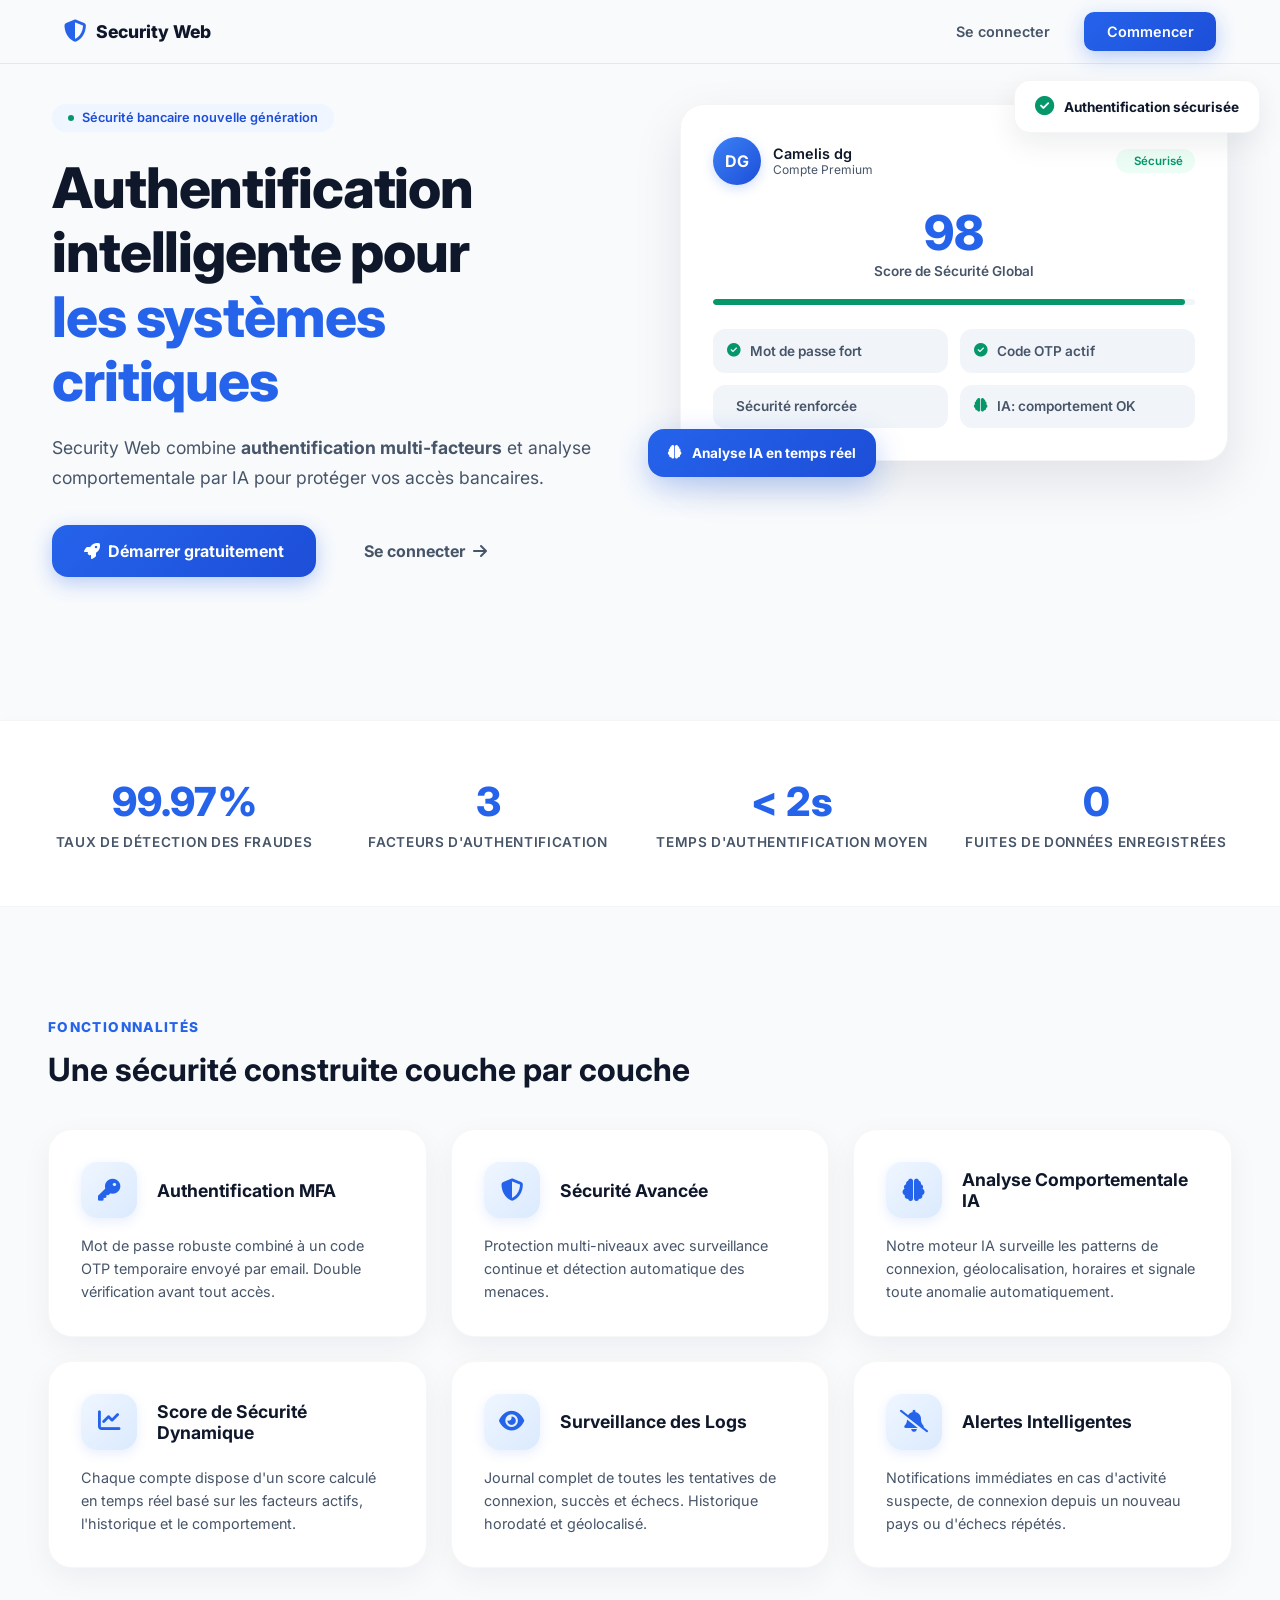
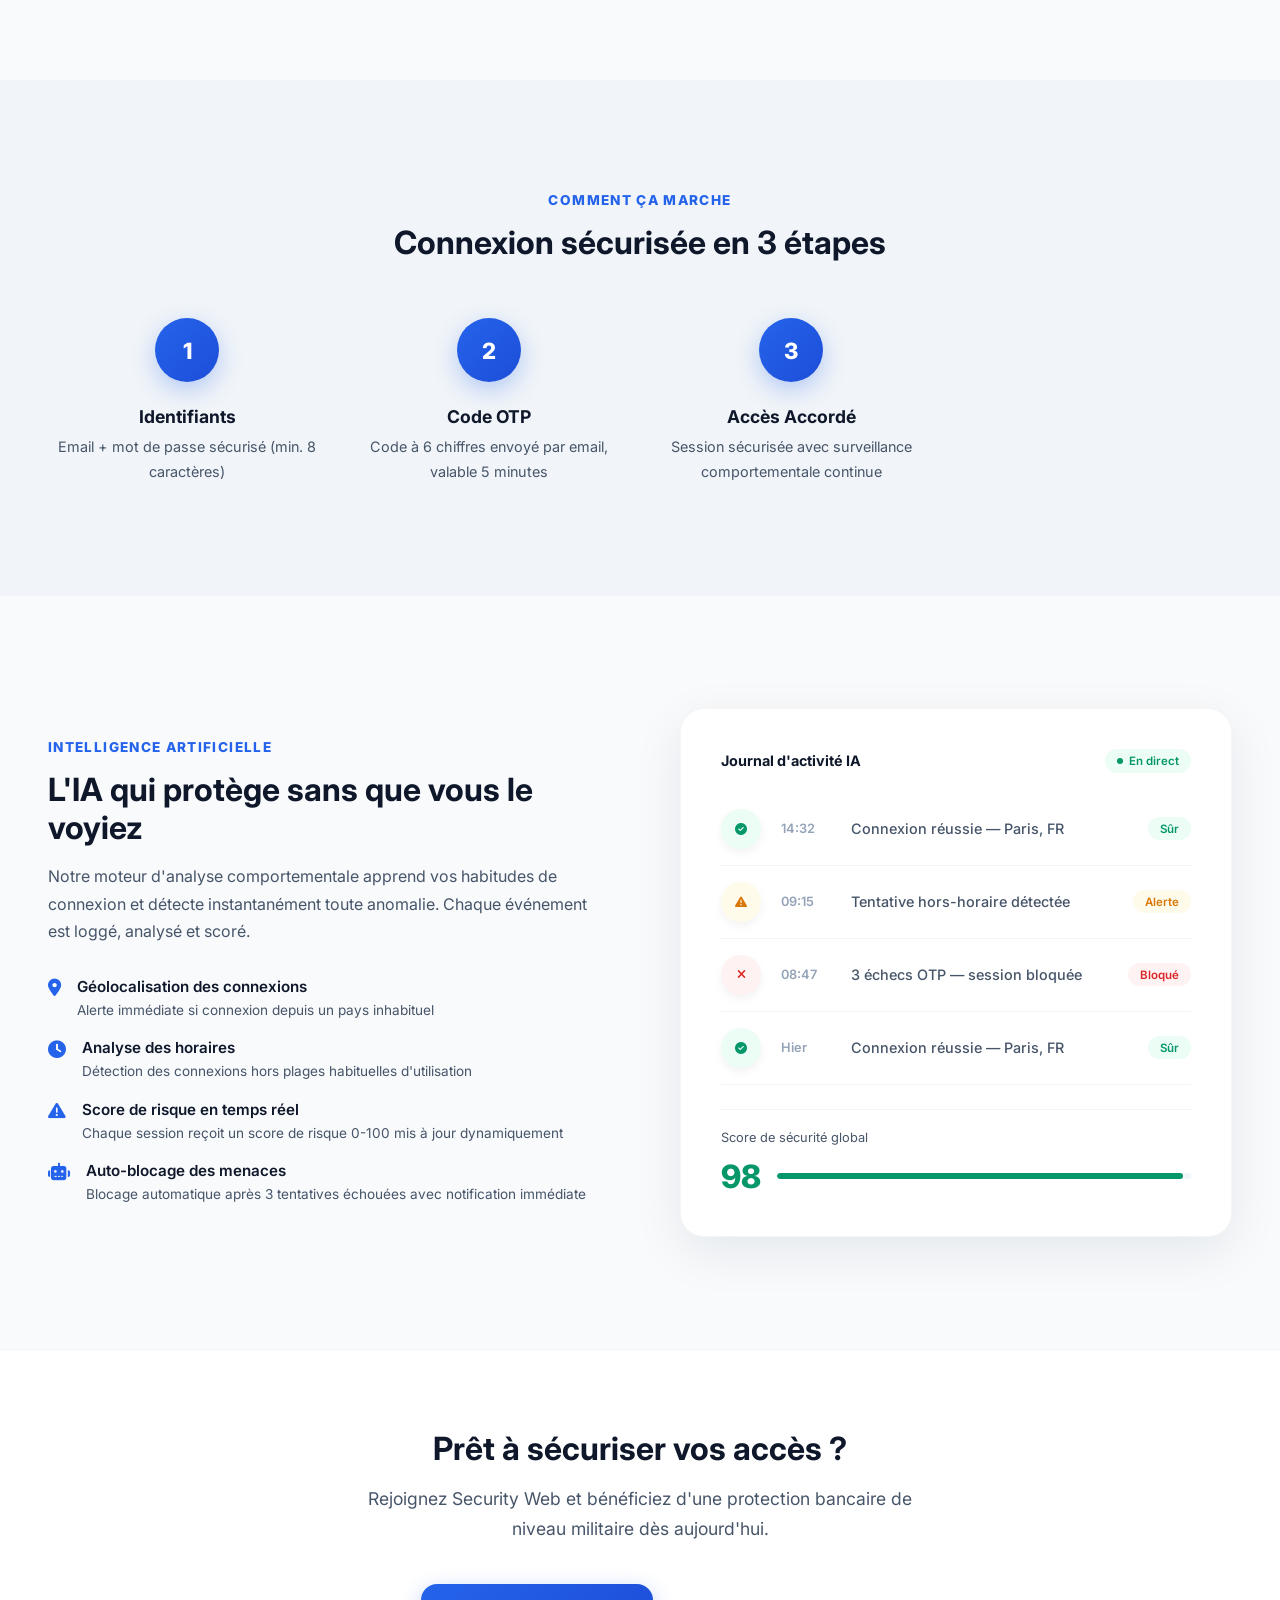
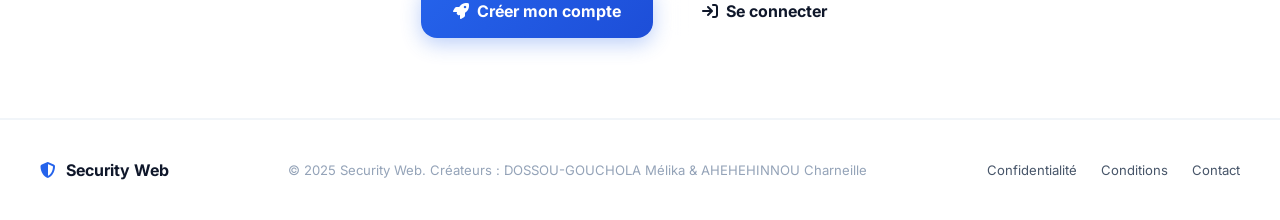
<file: index.html>
<!DOCTYPE html>
<html lang="fr">
<head>
  <meta charset="UTF-8">
  <meta name="viewport" content="width=device-width, initial-scale=1.0">
  <title>Security Web — Authentification Bancaire IA</title>
  <meta name="description" content="Plateforme de sécurité bancaire nouvelle génération. MFA, analyse comportementale par IA.">
  <link rel="stylesheet" href="css/style.css">
  <link href="https://fonts.googleapis.com/css2?family=Inter:wght@300;400;500;600;700;800&display=swap" rel="stylesheet">
  <link rel="stylesheet" href="https://cdnjs.cloudflare.com/ajax/libs/font-awesome/6.4.0/css/all.min.css">
  <style>
    /* ─── LANDING SPECIFIQUE ─── */
    .lp-nav {
      position:fixed; top:0; left:0; right:0; z-index:200;
      background:rgba(248,250,252,0.92); backdrop-filter:blur(12px);
      border-bottom:1px solid #e2e8f0; height:64px;
    }
    .lp-nav-inner {
      height:100%; display:flex; align-items:center; justify-content:space-between;
      padding:0 1.5rem; max-width:1200px; margin:0 auto;
    }
    .lp-logo { display:flex; align-items:center; gap:0.65rem; font-weight:800; font-size:1.1rem; }
    .lp-logo i { color:var(--blue-600); font-size:1.4rem; }
    .lp-nav-right { display:flex; align-items:center; gap:0.75rem; }

    /* HERO */
    .hero {
      min-height:80vh; display:flex; align-items:flex-start;
      padding-top:80px; background:var(--bg);
    }
    .hero-inner {
      display:grid; grid-template-columns:1fr 1fr;
      gap:5rem; align-items:flex-start;
      max-width:1200px; margin:0 auto; padding:1.5rem 0.75rem 0;
      width:100%;
    }
    .hero-tag {
      display:inline-flex; align-items:center; gap:0.5rem;
      background:var(--blue-50); color:var(--blue-700);
      padding:0.4rem 1rem; border-radius:100px;
      font-size:0.8rem; font-weight:600; margin-bottom:1.5rem;
    }
    .hero h1 { margin-bottom:1.25rem; }
    .hero p  { font-size:1.1rem; margin-bottom:2rem; }
    .hero-cta { display:flex; gap:1rem; align-items:center; flex-wrap:wrap; }


    /* HERO VISUAL */
    .hero-visual { position:relative; }
    .hero-card-main {
      background:#ffffff; border-radius:24px;
      box-shadow:0 20px 50px rgba(15,23,42,0.1); padding:2rem; position:relative; z-index:1; border:1px solid rgba(0,0,0,0.04);
    }
    .hero-card-header { display:flex; align-items:center; justify-content:space-between; margin-bottom:1.5rem; }
    .hero-avatar { width:48px; height:48px; border-radius:50%; background:linear-gradient(135deg,var(--blue-500),var(--blue-700)); display:flex; align-items:center; justify-content:center; color:#fff; font-weight:700; box-shadow:0 4px 12px rgba(37,99,235,0.2); }
    .hero-score { font-size:3rem; font-weight:800; color:var(--blue-600); text-align:center; line-height:1; }
    .hero-score-label { text-align:center; font-size:0.85rem; color:var(--text-soft); margin-top:0.4rem; margin-bottom:1.25rem; font-weight:600; }
    .hero-factors { display:grid; grid-template-columns:1fr 1fr; gap:0.75rem; margin-top:1.5rem; }
    .hf-item { background:var(--bg-soft); border-radius:12px; padding:0.85rem; display:flex; align-items:center; gap:0.6rem; font-size:0.85rem; font-weight:600; color:var(--text-soft); }
    .hf-item i { color:var(--blue-600); }
    .hf-item.ok i { color:var(--green); }
    .hero-card-float {
      position:absolute; top:-1.5rem; right:-2rem;
      background:#ffffff; border-radius:16px; padding:1rem 1.25rem;
      box-shadow:0 10px 30px rgba(15,23,42,0.08); display:flex; align-items:center; gap:0.65rem; z-index:2;
      font-size:0.85rem; font-weight:700; white-space:nowrap; border:1px solid rgba(0,0,0,0.04);
    }
    .hero-card-float i { color:var(--green); font-size:1.2rem; }
    .hero-card-float2 {
      position:absolute; bottom:-1rem; left:-2rem;
      background:linear-gradient(135deg,var(--blue-600),var(--blue-700)); color:#fff; border-radius:16px;
      padding:1rem 1.25rem; box-shadow:0 10px 30px rgba(37,99,235,0.3);
      display:flex; align-items:center; gap:0.65rem; z-index:2;
      font-size:0.85rem; font-weight:700; white-space:nowrap;
    }

    /* STATS BAND */
    .stats-band {
      background:#ffffff; padding:3.5rem 0; border-top:1px solid rgba(0,0,0,0.04); border-bottom:1px solid rgba(0,0,0,0.04); box-shadow:0 4px 20px rgba(0,0,0,0.02);
    }
    .stats-band-inner {
      display:grid; grid-template-columns:repeat(4,1fr);
      max-width:1200px; margin:0 auto; padding:0 0.5rem; gap:2rem;
    }
    .sband-item { text-align:center; }
    .sband-num  { font-size:2.5rem; font-weight:800; color:var(--blue-600); }
    .sband-lbl  { font-size:0.85rem; color:var(--text-soft); margin-top:0.5rem; font-weight:600; text-transform:uppercase; letter-spacing:0.05em; }

    /* FEATURES */
    .features-section { background:var(--bg); padding:7rem 0; }
    .section-label { font-size:0.85rem; font-weight:800; color:var(--blue-600); text-transform:uppercase; letter-spacing:0.1em; margin-bottom:1rem; }
    .features-grid {
      display:grid; grid-template-columns:repeat(3,1fr); gap:1.5rem; margin-top:2.5rem;
    }
    .feat-card {
      background:#ffffff; border-radius:24px;
      padding:2rem; box-shadow:0 10px 30px rgba(15,23,42,0.05); border:1px solid rgba(0,0,0,0.03);
      transition:all 0.2s ease;
    }
    .feat-card:hover { box-shadow:0 16px 40px rgba(15,23,42,0.08); transform:translateY(-4px); border-color:var(--blue-200); }
    .feat-card-header {
      display:flex; align-items:center; gap:1.25rem; margin-bottom:1rem;
    }
    .feat-icon {
      width:56px; height:56px; border-radius:16px;
      background:linear-gradient(135deg,var(--blue-50),var(--blue-100)); color:var(--blue-600);
      display:flex; align-items:center; justify-content:center;
      font-size:1.4rem; flex-shrink:0; box-shadow:0 4px 12px rgba(37,99,235,0.1);
    }
    .feat-card h3 { font-size:1.1rem; margin:0; font-weight:700; color:var(--blue-900); }
    .feat-card p  { font-size:0.9rem; margin:0; line-height:1.6; color:var(--text-soft); }

    /* HOW IT WORKS */
    .how-section { background:var(--bg-soft); padding:7rem 0; }
    .steps-row { display:grid; grid-template-columns:repeat(4,1fr); gap:1.5rem; margin-top:3.5rem; position:relative; }
    .steps-row::before {
      content:''; position:absolute; top:2.5rem; left:12%; right:12%; height:2px;
      background:linear-gradient(90deg, transparent, var(--blue-200), transparent);
    }
    .how-step { text-align:center; position:relative; }
    .how-num {
      width:64px; height:64px; border-radius:50%;
      background:linear-gradient(135deg,var(--blue-600),var(--blue-700)); color:#fff;
      display:flex; align-items:center; justify-content:center;
      font-size:1.4rem; font-weight:800; margin:0 auto 1.5rem; position:relative; z-index:1;
      box-shadow:0 8px 24px rgba(37,99,235,0.3);
    }
    .how-step h4 { margin-bottom:0.5rem; font-weight:700; font-size:1.1rem; }
    .how-step p  { font-size:0.9rem; color:var(--text-soft); }

    /* AI SECTION */
    .ai-section { background:var(--bg); padding:7rem 0; }
    .ai-inner { display:grid; grid-template-columns:1fr 1fr; gap:5rem; align-items:center; max-width:1200px; margin:0 auto; padding:0 0.5rem; }
    .ai-visual { background:#ffffff; border-radius:24px; padding:2.5rem; box-shadow:0 15px 50px rgba(15,23,42,0.08); border:1px solid rgba(0,0,0,0.04); }
    .ai-log-row {
      display:flex; align-items:center; gap:1.25rem;
      padding:1rem 0; border-bottom:1px solid var(--bg-soft);
      font-size:0.9rem;
    }
    .ai-log-row:last-child { border-bottom:none; padding-bottom:0; }
    .ai-log-icon { width:40px; height:40px; border-radius:50%; display:flex; align-items:center; justify-content:center; font-size:0.9rem; flex-shrink:0; box-shadow:0 4px 10px rgba(0,0,0,0.05); }
    .ai-log-time { color:var(--text-xs); font-size:0.8rem; min-width:50px; font-weight:600; }
    .ai-log-label { flex:1; color:var(--text-soft); font-weight:500; }
    .ai-features { margin-top:2rem; display:flex; flex-direction:column; gap:1rem; }
    .ai-feat { display:flex; align-items:flex-start; gap:1rem; }
    .ai-feat i { color:var(--blue-600); font-size:1.1rem; margin-top:0.15rem; flex-shrink:0; }
    .ai-feat h4 { margin-bottom:0.2rem; font-size:0.95rem; }
    .ai-feat p  { font-size:0.85rem; }

    /* CTA BOTTOM */
    .cta-section {
      background:#ffffff; padding:5rem 0; text-align:center; border-top:1px solid var(--bg-soft); border-bottom:1px solid var(--bg-soft);
    }
    .cta-section h2 { color:var(--blue-900); margin-bottom:1rem; font-size:2rem; }
    .cta-section p  { color:var(--text-soft); max-width:600px; margin:0 auto 2.5rem; font-size:1.1rem; }
    .btn-lg { padding:1rem 2rem; font-size:1rem; border-radius:16px; font-weight:700; transition:all 0.2s ease; }
    .btn-blue { background:linear-gradient(135deg,var(--blue-600),var(--blue-700)); box-shadow:0 6px 20px rgba(37,99,235,0.3); border:none; color:#fff; }
    .btn-blue:hover { transform:translateY(-2px); box-shadow:0 8px 25px rgba(37,99,235,0.4); }
    .btn-white { background:linear-gradient(135deg,var(--blue-600),var(--blue-700)); color:#fff; font-weight:700; box-shadow:0 6px 20px rgba(37,99,235,0.3); border:none; }
    .btn-white:hover { transform:translateY(-2px); box-shadow:0 8px 25px rgba(37,99,235,0.4); }
    .btn-white-ghost { background:rgba(255,255,255,0.1); backdrop-filter:blur(10px); color:var(--text); font-weight:700; border:1px solid rgba(255,255,255,0.2); }
    .btn-white-ghost:hover { background:rgba(255,255,255,0.2); transform:translateY(-2px); }

    /* FOOTER */
    footer { background:var(--bg-card); padding:2.5rem; border-top:1px solid var(--bg-soft); }
    .footer-inner { display:flex; align-items:center; justify-content:space-between; max-width:1200px; margin:0 auto; }
    .footer-logo { display:flex; align-items:center; gap:0.6rem; font-weight:700; color:var(--text); }
    .footer-logo i { color:var(--blue-600); }
    .footer-copy { font-size:0.82rem; color:var(--text-xs); }
    .footer-links { display:flex; gap:1.5rem; }
    .footer-links a { font-size:0.82rem; color:var(--text-soft); }
    .footer-links a:hover { color:var(--blue-600); }


    /* RESPONSIVE */
    @media(max-width:900px) {
      .hero { min-height:auto; padding: 2rem 0 0; }
      .hero-inner { grid-template-columns:1fr; gap:3rem; padding: 1.5rem 1.5rem 0; text-align: center; }
      .hero h1 { font-size:2.25rem; }
      .hero p { font-size:1.1rem; }
      .hero-visual { max-width: 400px; margin: 0 auto; transform: scale(0.9); }
      
      .stats-band-inner { grid-template-columns:repeat(2,1fr); gap:1.5rem; }
      .features-grid { grid-template-columns: repeat(2, 1fr); gap: 1.25rem; }
      .ai-inner { grid-template-columns:1fr; gap:3rem; }
    }

    @media(max-width:600px) {
      body { overflow-x: hidden; }
      
      /* NAV MOBILE */
      .lp-nav { display: none; }
      .lp-logo { font-size: 1rem; }
      .lp-nav-right .btn { padding: 0.5rem 0.8rem; font-size: 0.75rem; border-radius: 10px; }
      .lp-nav-right .btn-ghost { color: var(--blue-600); font-weight: 700; background: var(--blue-50); }

      /* HERO */
      .hero { padding-top: 2rem; padding-bottom: 2rem; }
      .hero-inner { padding: 0 0.25rem; gap: 2.5rem; }
      .hero-tag { font-size: 0.75rem; padding: 0.4rem 0.8rem; margin-bottom: 1rem; }
      .hero h1 { font-size: 1.85rem; line-height: 1.25; margin-bottom: 1rem; letter-spacing: -0.01em; }
      .hero p { font-size: 0.95rem; line-height: 1.6; margin-bottom: 2rem; color: var(--text-soft); }
      .hero-cta { flex-direction: column; width: 100%; gap: 0.75rem; }
      .hero-cta .btn { width: 100%; justify-content: center; height: 52px; font-size: 0.95rem; }

      /* HERO VISUAL (RE-INTRODUCED & COMPACT) */
      .hero-visual { display: block; transform: scale(1); margin-top: 1.5rem; }
      .hero-card-main { padding: 1.25rem; border-radius: 20px; box-shadow: 0 15px 35px rgba(15,23,42,0.08); }
      .hero-score { font-size: 2.25rem; }
      .hero-score-label { font-size: 0.75rem; margin-bottom: 1rem; }
      .hero-avatar { width: 36px; height: 36px; font-size: 0.8rem; }
      .hero-card-header { margin-bottom: 1rem; }
      .hero-card-header > div > div:last-child > div:first-child { font-size: 0.8rem !important; }
      .hero-card-header > div > div:last-child > div:last-child { font-size: 0.65rem !important; }
      .hero-card-float { top: -1rem; right: -0.5rem; padding: 0.75rem 1rem; font-size: 0.75rem; border-radius: 12px; }
      .hero-card-float2 { bottom: -0.75rem; left: -0.5rem; padding: 0.75rem 1rem; font-size: 0.75rem; border-radius: 12px; }
      .hero-factors { grid-template-columns: 1fr; gap: 0.5rem; }
      .hf-item { padding: 0.6rem 0.75rem; font-size: 0.75rem; }

      /* STATS BAND */
      .stats-band { padding: 1.5rem 0; background: transparent; border: none; box-shadow: none; }
      .stats-band-inner { grid-template-columns: 1fr 1fr; gap: 0.75rem; padding: 0 0.25rem; }
      .sband-item { 
        background: #fff; padding: 1.25rem 0.75rem; border-radius: 18px; 
        box-shadow: 0 8px 20px rgba(15,23,42,0.04); border: 1px solid rgba(0,0,0,0.02);
      }
      .sband-num { font-size: 1.5rem; color: var(--blue-600); }
      .sband-lbl { font-size: 0.65rem; line-height: 1.3; margin-top: 0.4rem; color: var(--text-xs); letter-spacing: 0; text-transform: none; letter-spacing: 0.05em; }

      /* FEATURES */
      .features-section { padding: 4rem 0; }
      .section-label { font-size: 0.7rem; text-align: center; }
      h2 { font-size: 1.5rem; text-align: center; line-height: 1.3; margin-bottom: 2rem; }
      .features-grid { grid-template-columns: 1fr; gap: 1rem; padding: 0 0.25rem; }
      .feat-card { padding: 1.5rem; border-radius: 20px; text-align: center; border: 1px solid rgba(0,0,0,0.03); }
      .feat-card-header { flex-direction: column; gap: 0.75rem; margin-bottom: 0.75rem; }
      .feat-icon { margin: 0 auto; width: 48px; height: 48px; font-size: 1.2rem; border-radius: 14px; }
      .feat-card h3 { font-size: 1rem; }
      .feat-card p { font-size: 0.85rem; line-height: 1.5; }

      /* HOW IT WORKS */
      .how-section { padding: 4rem 0; }
      .steps-row { grid-template-columns: 1fr; gap: 2rem; }
      .steps-row::before { display: none; }
      .how-num { width: 48px; height: 48px; font-size: 1.1rem; margin-bottom: 1rem; }
      .how-step h4 { font-size: 1rem; }
      .how-step p { font-size: 0.85rem; padding: 0 1.5rem; }

      /* AI SECTION */
      .ai-section { padding: 4rem 0; }
      .ai-inner { padding: 0 0.25rem; text-align: center; }
      .ai-inner p { font-size: 0.9rem; margin-bottom: 2rem; }
      .ai-features { text-align: left; gap: 1.25rem; }
      .ai-feat { background: #fff; padding: 1.25rem; border-radius: 16px; box-shadow: 0 4px 15px rgba(0,0,0,0.03); }
      .ai-feat i { font-size: 1rem; }
      .ai-feat h4 { font-size: 0.9rem; margin-bottom: 0.25rem; }
      .ai-feat p { font-size: 0.8rem; margin: 0; }
      .ai-visual { padding: 1.25rem; border-radius: 20px; text-align: left; background: rgba(255,255,255,0.8); backdrop-filter: blur(20px); border: 1px solid rgba(255,255,255,0.4); }
      .ai-log-row { font-size: 0.75rem; gap: 0.75rem; }
      .ai-log-icon { width: 32px; height: 32px; font-size: 0.7rem; }
      .ai-log-time { min-width: 35px; font-size: 0.7rem; }
      .ai-log-label { font-size: 0.75rem; }
      .ai-visual .badge { padding: 0.25rem 0.5rem; font-size: 0.6rem; }

      /* CTA */
      .cta-section { padding: 4rem 0.25rem; background: linear-gradient(135deg, #fff 0%, var(--blue-50) 100%); border-radius: 32px 32px 0 0; }
      .cta-section h2 { font-size: 1.6rem; margin-bottom: 1rem; }
      .cta-section p { font-size: 0.95rem; margin-bottom: 2.5rem; }
      .cta-section .btn-lg { width: 100%; height: 56px; font-size: 1rem; border-radius: 16px; }

      /* FOOTER */
      footer { padding: 3rem 0.25rem 2rem; text-align: center; }
      .footer-inner { flex-direction: column; gap: 1.5rem; }
      .footer-logo { justify-content: center; font-size: 1.1rem; }
      .footer-copy { font-size: 0.75rem; line-height: 1.4; color: var(--text-xs); }
      .footer-links { justify-content: center; gap: 1.25rem; }
      
      .lp-bottom-nav { display: none !important; }
    }

  </style>
</head>
<body>
  <!-- NAV -->
  <nav class="lp-nav">
    <div class="lp-nav-inner">
      <div class="lp-logo">
        <i class="fa-solid fa-shield-halved"></i>
        Security Web
      </div>
      <div class="lp-nav-right">
        <a href="login.html" class="btn btn-ghost">Se connecter</a>
        <a href="register.html" class="btn btn-blue">Commencer</a>
      </div>
    </div>
  </nav>

  <!-- HERO -->
  <section class="hero">
    <div class="hero-inner">
      <div>
        <div class="hero-tag">
          <span class="dot-live"></span>
          Sécurité bancaire nouvelle génération
        </div>
        <h1>Authentification<br>intelligente pour<br><span style="color:var(--blue-600)">les systèmes critiques</span></h1>
        <p>Security Web combine <strong>authentification multi-facteurs</strong> et analyse comportementale par IA pour protéger vos accès bancaires.</p>
        <div class="hero-cta">
          <a href="register.html" class="btn btn-blue btn-lg">
            <i class="fa-solid fa-rocket"></i> Démarrer gratuitement
          </a>
          <a href="login.html" class="btn btn-ghost btn-lg">
            Se connecter <i class="fa-solid fa-arrow-right"></i>
          </a>
        </div>

      </div>

      <div class="hero-visual">
        <div class="hero-card-float">
          <i class="fa-solid fa-circle-check"></i>
          Authentification sécurisée
        </div>
        <div class="hero-card-main">
          <div class="hero-card-header">
            <div style="display:flex;align-items:center;gap:0.75rem;">
              <div class="hero-avatar">DG</div>
              <div>
                <div style="font-weight:600;font-size:0.9rem;">Camelis dg</div>
                <div style="font-size:0.75rem;color:var(--text-soft);">Compte Premium</div>
              </div>
            </div>
            <span class="badge badge-green"><i class="fa-solid fa-shield-check"></i> Sécurisé</span>
          </div>
          <div class="hero-score">98</div>
          <div class="hero-score-label">Score de Sécurité Global</div>
          <div class="progress-bar"><div class="progress-fill green" style="width:98%"></div></div>
          <div class="hero-factors">
            <div class="hf-item ok"><i class="fa-solid fa-circle-check"></i> Mot de passe fort</div>
            <div class="hf-item ok"><i class="fa-solid fa-circle-check"></i> Code OTP actif</div>
            <div class="hf-item ok"><i class="fa-solid fa-shield-check"></i> Sécurité renforcée</div>
            <div class="hf-item ok"><i class="fa-solid fa-brain"></i> IA: comportement OK</div>
          </div>
        </div>
        <div class="hero-card-float2">
          <i class="fa-solid fa-brain"></i>
          Analyse IA en temps réel
        </div>
      </div>
    </div>
  </section>

  <!-- STATS -->
  <div class="stats-band">
    <div class="stats-band-inner">
      <div class="sband-item">
        <div class="sband-num">99.97%</div>
        <div class="sband-lbl">Taux de détection des fraudes</div>
      </div>
      <div class="sband-item">
        <div class="sband-num">3</div>
        <div class="sband-lbl">Facteurs d'authentification</div>
      </div>
      <div class="sband-item">
        <div class="sband-num">&lt; 2s</div>
        <div class="sband-lbl">Temps d'authentification moyen</div>
      </div>
      <div class="sband-item">
        <div class="sband-num">0</div>
        <div class="sband-lbl">Fuites de données enregistrées</div>
      </div>
    </div>
  </div>

  <!-- FEATURES -->
  <section class="features-section">
    <div style="max-width:1200px;margin:0 auto;padding:0 0.5rem;">
      <div class="section-label">Fonctionnalités</div>
      <h2>Une sécurité construite couche par couche</h2>
      <div class="features-grid">
        <div class="feat-card">
          <div class="feat-card-header">
            <div class="feat-icon"><i class="fa-solid fa-key"></i></div>
            <h3>Authentification MFA</h3>
          </div>
          <p>Mot de passe robuste combiné à un code OTP temporaire envoyé par email. Double vérification avant tout accès.</p>
        </div>
        <div class="feat-card">
          <div class="feat-card-header">
            <div class="feat-icon"><i class="fa-solid fa-shield-halved"></i></div>
            <h3>Sécurité Avancée</h3>
          </div>
          <p>Protection multi-niveaux avec surveillance continue et détection automatique des menaces.</p>
        </div>
        <div class="feat-card">
          <div class="feat-card-header">
            <div class="feat-icon"><i class="fa-solid fa-brain"></i></div>
            <h3>Analyse Comportementale IA</h3>
          </div>
          <p>Notre moteur IA surveille les patterns de connexion, géolocalisation, horaires et signale toute anomalie automatiquement.</p>
        </div>
        <div class="feat-card">
          <div class="feat-card-header">
            <div class="feat-icon"><i class="fa-solid fa-chart-line"></i></div>
            <h3>Score de Sécurité Dynamique</h3>
          </div>
          <p>Chaque compte dispose d'un score calculé en temps réel basé sur les facteurs actifs, l'historique et le comportement.</p>
        </div>
        <div class="feat-card">
          <div class="feat-card-header">
            <div class="feat-icon"><i class="fa-solid fa-eye"></i></div>
            <h3>Surveillance des Logs</h3>
          </div>
          <p>Journal complet de toutes les tentatives de connexion, succès et échecs. Historique horodaté et géolocalisé.</p>
        </div>
        <div class="feat-card">
          <div class="feat-card-header">
            <div class="feat-icon"><i class="fa-solid fa-bell-slash"></i></div>
            <h3>Alertes Intelligentes</h3>
          </div>
          <p>Notifications immédiates en cas d'activité suspecte, de connexion depuis un nouveau pays ou d'échecs répétés.</p>
        </div>
      </div>
    </div>
  </section>

  <!-- HOW IT WORKS -->
  <section class="how-section">
    <div style="max-width:1200px;margin:0 auto;padding:0 0.5rem;text-align:center;">
      <div class="section-label">Comment ça marche</div>
      <h2>Connexion sécurisée en 3 étapes</h2>
      <div class="steps-row">
        <div class="how-step">
          <div class="how-num">1</div>
          <h4>Identifiants</h4>
          <p>Email + mot de passe sécurisé (min. 8 caractères)</p>
        </div>
        <div class="how-step">
          <div class="how-num">2</div>
          <h4>Code OTP</h4>
          <p>Code à 6 chiffres envoyé par email, valable 5 minutes</p>
        </div>
        <div class="how-step">
          <div class="how-num">3</div>
          <h4>Accès Accordé</h4>
          <p>Session sécurisée avec surveillance comportementale continue</p>
        </div>
      </div>
    </div>
  </section>

  <!-- AI SECTION -->
  <section class="ai-section">
    <div class="ai-inner">
      <div>
        <div class="section-label">Intelligence Artificielle</div>
        <h2>L'IA qui protège sans que vous le voyiez</h2>
        <p style="margin:1rem 0 2rem;">Notre moteur d'analyse comportementale apprend vos habitudes de connexion et détecte instantanément toute anomalie. Chaque événement est loggé, analysé et scoré.</p>
        <div class="ai-features">
          <div class="ai-feat">
            <i class="fa-solid fa-location-dot"></i>
            <div>
              <h4>Géolocalisation des connexions</h4>
              <p>Alerte immédiate si connexion depuis un pays inhabituel</p>
            </div>
          </div>
          <div class="ai-feat">
            <i class="fa-solid fa-clock"></i>
            <div>
              <h4>Analyse des horaires</h4>
              <p>Détection des connexions hors plages habituelles d'utilisation</p>
            </div>
          </div>
          <div class="ai-feat">
            <i class="fa-solid fa-triangle-exclamation"></i>
            <div>
              <h4>Score de risque en temps réel</h4>
              <p>Chaque session reçoit un score de risque 0-100 mis à jour dynamiquement</p>
            </div>
          </div>
          <div class="ai-feat">
            <i class="fa-solid fa-robot"></i>
            <div>
              <h4>Auto-blocage des menaces</h4>
              <p>Blocage automatique après 3 tentatives échouées avec notification immédiate</p>
            </div>
          </div>
        </div>
      </div>
      <div class="ai-visual">
        <div style="display:flex;align-items:center;justify-content:space-between;margin-bottom:1.25rem;">
          <span style="font-weight:700;font-size:0.9rem;">Journal d'activité IA</span>
          <span class="badge badge-green"><span class="dot-live"></span> En direct</span>
        </div>
        <div class="ai-log-row">
          <div class="ai-log-icon ib-green"><i class="fa-solid fa-circle-check" style="font-size:0.75rem;color:var(--green)"></i></div>
          <span class="ai-log-time">14:32</span>
          <span class="ai-log-label">Connexion réussie — Paris, FR</span>
          <span class="badge badge-green">Sûr</span>
        </div>
                <div class="ai-log-row">
          <div class="ai-log-icon ib-amber"><i class="fa-solid fa-triangle-exclamation" style="font-size:0.75rem;color:var(--amber)"></i></div>
          <span class="ai-log-time">09:15</span>
          <span class="ai-log-label">Tentative hors-horaire détectée</span>
          <span class="badge badge-amber">Alerte</span>
        </div>
        <div class="ai-log-row">
          <div class="ai-log-icon ib-red"><i class="fa-solid fa-xmark" style="font-size:0.75rem;color:var(--red)"></i></div>
          <span class="ai-log-time">08:47</span>
          <span class="ai-log-label">3 échecs OTP — session bloquée</span>
          <span class="badge badge-red">Bloqué</span>
        </div>
        <div class="ai-log-row">
          <div class="ai-log-icon ib-green"><i class="fa-solid fa-circle-check" style="font-size:0.75rem;color:var(--green)"></i></div>
          <span class="ai-log-time">Hier</span>
          <span class="ai-log-label">Connexion réussie — Paris, FR</span>
          <span class="badge badge-green">Sûr</span>
        </div>
        <div style="margin-top:1.5rem;padding-top:1.25rem;border-top:1px solid var(--bg-soft);">
          <div style="font-size:0.8rem;color:var(--text-soft);margin-bottom:0.75rem;">Score de sécurité global</div>
          <div style="display:flex;align-items:center;gap:1rem;">
            <div style="font-size:2rem;font-weight:800;color:var(--green);">98</div>
            <div style="flex:1"><div class="progress-bar"><div class="progress-fill green" style="width:98%"></div></div></div>
          </div>
        </div>
      </div>
    </div>
  </section>

  <!-- CTA -->
  <section class="cta-section">
    <div style="max-width:700px;margin:0 auto;padding:0 0.5rem;">
      <h2>Prêt à sécuriser vos accès ?</h2>
      <p>Rejoignez Security Web et bénéficiez d'une protection bancaire de niveau militaire dès aujourd'hui.</p>
      <div style="display:flex;gap:1rem;justify-content:center;flex-wrap:wrap;">
        <a href="register.html" class="btn btn-white btn-lg"><i class="fa-solid fa-rocket"></i> Créer mon compte</a>
        <a href="login.html"    class="btn btn-white-ghost btn-lg"><i class="fa-solid fa-arrow-right-to-bracket"></i> Se connecter</a>
      </div>
    </div>
  </section>

  <!-- FOOTER -->
  <footer>
    <div class="footer-inner">
      <div class="footer-logo"><i class="fa-solid fa-shield-halved"></i> Security Web</div>
      <div class="footer-copy">© 2025 Security Web. Créateurs : DOSSOU-GOUCHOLA Mélika & AHEHEHINNOU Charneille</div>
      <div class="footer-links">
        <a href="#">Confidentialité</a>
        <a href="#">Conditions</a>
        <a href="#">Contact</a>
      </div>
    </div>
  </footer>

</body>
</html>
</file>
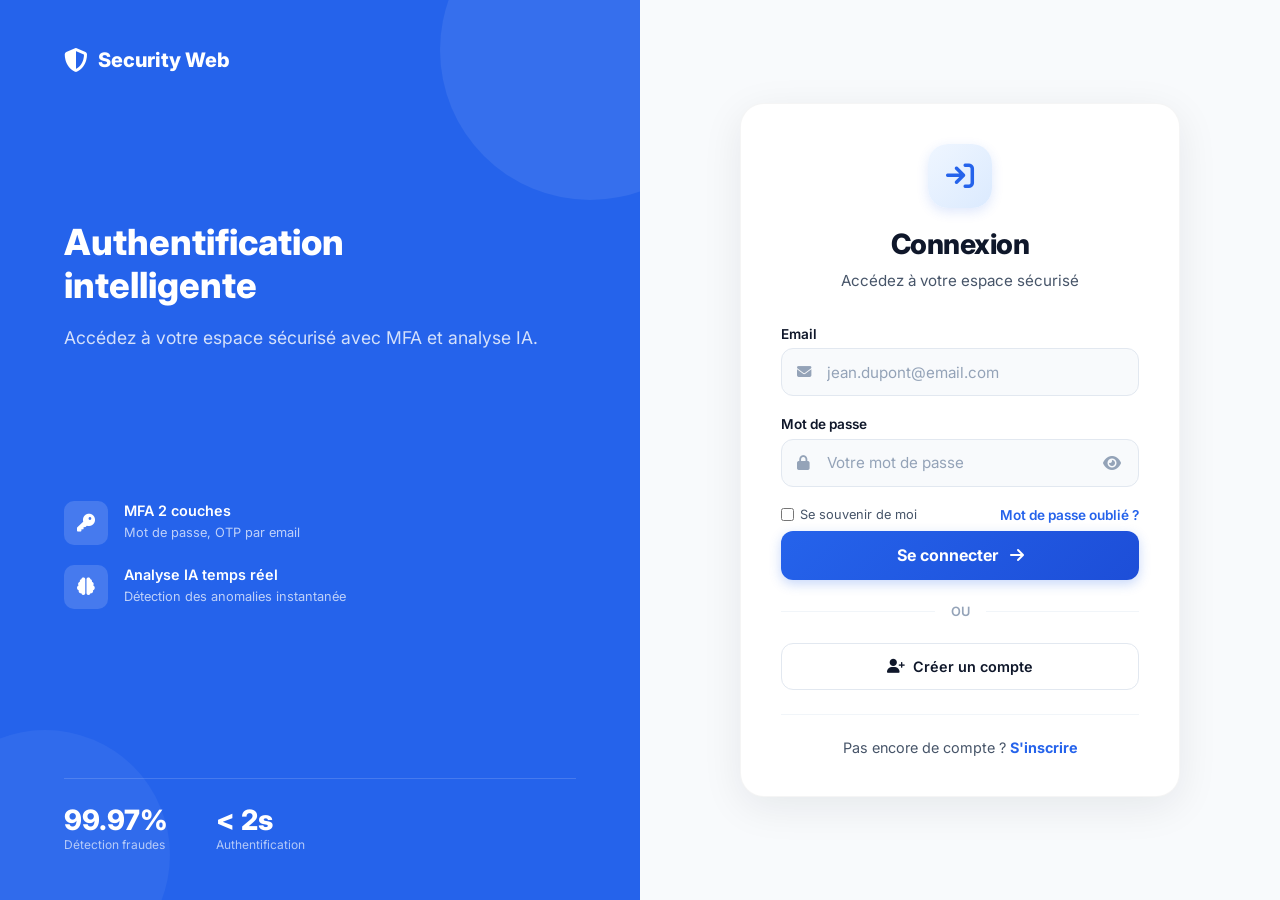
<file: ai-analysis.html>
<!DOCTYPE html>
<html lang="fr">
<head>
    <meta charset="UTF-8">
    <meta name="viewport" content="width=device-width, initial-scale=1.0">
    <title>Analyse IA — Security Web</title>
    <link rel="stylesheet" href="css/style.css">
    <link href="https://fonts.googleapis.com/css2?family=Inter:wght@300;400;500;600;700;800&display=swap" rel="stylesheet">
    <link rel="stylesheet" href="https://cdnjs.cloudflare.com/ajax/libs/font-awesome/6.4.0/css/all.min.css">
    <style>
        .main-content{min-height:100vh;background:transparent;position:relative;z-index:2}
        .security-bg{position:fixed;top:0;left:0;right:0;bottom:0;pointer-events:none;z-index:1;overflow:hidden;background:var(--bg)}
        .security-icon{position:absolute;opacity:0.08;color:var(--blue-600);animation:float 20s infinite ease-in-out}
        .security-icon:nth-child(1){top:10%;left:5%;font-size:4rem;animation-delay:0s}
        .security-icon:nth-child(2){top:20%;right:10%;font-size:3rem;animation-delay:3s}
        .security-icon:nth-child(3){top:40%;left:15%;font-size:5rem;animation-delay:6s}
        .security-icon:nth-child(4){top:60%;right:5%;font-size:3.5rem;animation-delay:9s}
        .security-icon:nth-child(5){top:75%;left:8%;font-size:4.5rem;animation-delay:12s}
        .security-icon:nth-child(6){top:30%;left:50%;font-size:2.5rem;animation-delay:15s}
        .security-icon:nth-child(7){top:85%;right:20%;font-size:3rem;animation-delay:18s}
        .security-icon:nth-child(8){top:50%;left:80%;font-size:4rem;animation-delay:5s}
        @keyframes float{0%,100%{transform:translateY(0) rotate(0deg)}50%{transform:translateY(-20px) rotate(5deg)}25%{transform:translateX(10px) rotate(-3deg)}75%{transform:translateX(-10px) rotate(3deg)}}
        .page-header{padding:1.75rem 0.75rem 1.25rem;max-width:1200px;margin:0 auto;display:flex;justify-content:space-between;align-items:flex-start;flex-wrap:wrap;gap:1rem;position:relative;z-index:2}
        .header-left{flex:1;min-width:0}
        .header-right{display:flex;align-items:center;gap:0.75rem;flex-wrap:wrap}
        .page-chip{display:inline-flex;align-items:center;gap:0.4rem;font-size:0.72rem;font-weight:700;color:var(--blue-600);text-transform:uppercase;letter-spacing:0.1em;background:var(--blue-50);padding:0.3rem 0.75rem;border-radius:20px;margin-bottom:0.5rem}
        .page-chip::before{content:"";width:5px;height:5px;background:var(--blue-600);border-radius:50%}
        .page-header h1{font-size:1.7rem;font-weight:800;margin-bottom:0.2rem;color:var(--text)}
        .page-header .subtitle{color:var(--text-soft);font-size:0.9rem;margin:0}
        .user-badge{display:flex;align-items:center;gap:0.5rem;padding:0.5rem 1rem;background:#fff;border-radius:50px;font-size:0.85rem;color:var(--text-soft);font-weight:600;box-shadow:0 2px 10px rgba(0,0,0,0.06);border:1px solid rgba(0,0,0,0.05)}
        .user-badge i{color:var(--blue-600)}
        .analysis-container{padding:0 0.75rem 2rem;max-width:1200px;margin:0 auto}
        .analysis-grid{display:grid;grid-template-columns:repeat(3,1fr);gap:1.1rem;margin-bottom:2rem}
        .analysis-card{background:#fff;border-radius:20px;padding:1.5rem;box-shadow:0 4px 20px rgba(15,23,42,0.05);border:1px solid rgba(0,0,0,0.04);transition:all 0.25s ease;position:relative;overflow:hidden;z-index:1}
        .card-watermark{position:absolute;bottom:-10px;right:-10px;font-size:4rem;opacity:0.04;transform:rotate(-15deg);pointer-events:none;z-index:0;color:var(--blue-600)}
        .analysis-card::after{content:"";position:absolute;top:0;left:0;right:0;height:3px;background:linear-gradient(90deg,var(--blue-500),var(--blue-600));transform:scaleX(0);transform-origin:left;transition:transform 0.3s ease;z-index:2}
        .analysis-card:hover{box-shadow:0 12px 36px rgba(15,23,42,0.1);transform:translateY(-3px);border-color:var(--blue-200)}
        .analysis-card:hover::after{transform:scaleX(1)}
        .card-icon-wrap{width:52px;height:52px;border-radius:14px;background:linear-gradient(135deg,var(--blue-50),var(--blue-100));color:var(--blue-600);display:flex;align-items:center;justify-content:center;font-size:1.25rem;margin-bottom:1rem;box-shadow:0 4px 12px rgba(37,99,235,0.1)}
        .analysis-card h3{font-size:1rem;font-weight:700;color:var(--blue-900);margin-bottom:0.4rem}
        .analysis-card p{font-size:0.85rem;color:var(--text-soft);margin-bottom:1.25rem;line-height:1.5}
        .btn-analyze{width:100%;padding:0.75rem;background:linear-gradient(135deg,var(--blue-600),var(--blue-700));color:#fff;border:none;border-radius:12px;cursor:pointer;font-weight:700;font-size:0.9rem;display:flex;align-items:center;justify-content:center;gap:0.5rem;transition:all 0.2s ease;box-shadow:0 4px 12px rgba(37,99,235,0.2)}
        .btn-analyze:hover{transform:translateY(-2px);box-shadow:0 6px 16px rgba(37,99,235,0.35)}
        .btn-analyze:disabled{background:#94a3b8;cursor:not-allowed;box-shadow:none;transform:none}
        .results-area{margin-top:0.5rem}
        .result-card{background:#fff;border-radius:20px;padding:1.5rem;box-shadow:0 4px 20px rgba(15,23,42,0.05);border:1px solid rgba(0,0,0,0.04)}
        .result-card-header{display:flex;align-items:center;gap:0.75rem;margin-bottom:1rem;padding-bottom:0.75rem;border-bottom:1px solid rgba(0,0,0,0.05)}
        .result-card-header i{color:var(--blue-600);font-size:1.1rem}
        .result-card-header h4{font-size:1rem;font-weight:700;color:var(--blue-900);margin:0}
        .result-text{white-space:pre-wrap;line-height:1.7;color:var(--text);font-size:0.9rem}
        .empty-state{text-align:center;padding:3rem 1rem;color:var(--text-soft);background:#fff;border-radius:20px;box-shadow:0 4px 20px rgba(15,23,42,0.05);border:1px solid rgba(0,0,0,0.04)}
        .empty-state i{font-size:2.5rem;margin-bottom:1rem;opacity:0.4;display:block;color:var(--blue-400)}
        .empty-state p{font-size:0.95rem;font-weight:500}
        .spinner{display:inline-block;width:15px;height:15px;border:2px solid rgba(255,255,255,0.3);border-radius:50%;border-top-color:#fff;animation:spin 1s linear infinite}
        @keyframes spin{to{transform:rotate(360deg)}}
        .modal{display:none;position:fixed;top:0;left:0;right:0;bottom:0;background:rgba(0,0,0,0.5);z-index:1000;align-items:center;justify-content:center;padding:1rem}
        .modal.active{display:flex}
        .modal-content{background:#fff;border-radius:20px;padding:1.5rem;max-width:500px;width:100%;max-height:80vh;overflow-y:auto;box-shadow:0 20px 60px rgba(0,0,0,0.2)}
        .modal-header{display:flex;justify-content:space-between;align-items:center;margin-bottom:1rem;padding-bottom:0.75rem;border-bottom:1px solid rgba(0,0,0,0.06)}
        .modal-header h3{font-size:1.05rem;font-weight:700;margin:0;color:var(--blue-900)}
        .modal-close{background:none;border:none;font-size:1.4rem;cursor:pointer;color:var(--text-soft);width:32px;height:32px;display:flex;align-items:center;justify-content:center;border-radius:8px}
        .modal-close:hover{background:var(--bg-soft)}
        .modal-body{white-space:pre-wrap;line-height:1.7;color:var(--text);font-size:0.88rem}
        @media(max-width:900px){.analysis-grid{grid-template-columns:1fr 1fr}}
        @media(max-width:768px){.page-header{flex-direction:column;padding:1.25rem 0.5rem}.header-right{width:100%;justify-content:space-between}.analysis-grid{grid-template-columns:1fr}}
        @media(max-width:600px){.analysis-container{padding:0 0.5rem 1.5rem}.user-badge span{display:inline}}
    </style>
</head>
<body class="has-nav">

    <nav class="nav">
        <div class="nav-inner">
            <div class="nav-logo"><i class="fa-solid fa-shield-halved"></i> Security Web</div>
            <div class="nav-links">
                <a href="dashboard.html" class="nav-link" id="nav-dashboard"><i class="fa-solid fa-house"></i> Dashboard</a>
                <a href="auth-logs.html" class="nav-link" id="nav-logs"><i class="fa-solid fa-clock-rotate-left"></i> Logs</a>
                <a href="ai-analysis.html" class="nav-link active" id="nav-ai"><i class="fa-solid fa-brain"></i> Analyse IA</a>
                <a href="profile.html" class="nav-link" id="nav-profile"><i class="fa-solid fa-user-pen"></i> Profil</a>
            </div>
            <div class="nav-user" style="display:flex;align-items:center;gap:1rem;">
                <span class="nav-email" id="navUserEmail"></span>
                <button onclick="logout()" class="btn btn-ghost btn-sm" style="color:var(--red);"><i class="fa-solid fa-arrow-right-from-bracket"></i></button>
            </div>
        </div>
    </nav>

    <div class="security-bg">
        <i class="fa-solid fa-shield-halved security-icon"></i>
        <i class="fa-solid fa-lock security-icon"></i>
        <i class="fa-solid fa-key security-icon"></i>
        <i class="fa-solid fa-fingerprint security-icon"></i>
        <i class="fa-solid fa-user-shield security-icon"></i>
        <i class="fa-solid fa-shield-virus security-icon"></i>
        <i class="fa-solid fa-file-shield security-icon"></i>
        <i class="fa-solid fa-server security-icon"></i>
    </div>
    <main class="main-content">
        <div class="page-header">
            <div class="header-left">
                <div class="page-chip">Intelligence Artificielle</div>
                <h1><i class="fa-solid fa-brain" style="color:var(--blue-600);font-size:1.4rem;"></i> Analyse IA</h1>
                <p class="subtitle">Détection d'anomalies et prédictions de menaces par intelligence artificielle</p>
            </div>
            <div class="header-right">
                <div class="user-badge"><i class="fa-solid fa-user"></i><span id="userEmail"></span></div>
                <a href="dashboard.html" class="btn btn-ghost"><i class="fa-solid fa-arrow-left"></i> Retour</a>
                <button onclick="logout()" class="btn btn-ghost" style="color:#dc2626;"><i class="fa-solid fa-arrow-right-from-bracket"></i></button>
            </div>
        </div>

        <div class="analysis-container">
            <div class="analysis-grid">
                <div class="analysis-card">
                    <i class="fa-solid fa-magnifying-glass-chart card-watermark"></i>
                    <div class="card-icon-wrap"><i class="fa-solid fa-chart-line"></i></div>
                    <h3>Analyser les anomalies</h3>
                    <p>Détecte les comportements suspects dans vos activités récentes</p>
                    <button class="btn-analyze" onclick="analyzeAnomalies()" id="btnAnomalies">
                        <i class="fa-solid fa-magnifying-glass"></i> Analyser
                    </button>
                </div>
                <div class="analysis-card">
                    <i class="fa-solid fa-shield-virus card-watermark"></i>
                    <div class="card-icon-wrap"><i class="fa-solid fa-shield-virus"></i></div>
                    <h3>Prédire les menaces</h3>
                    <p>Prédit les risques potentiels basés sur vos patterns comportementaux</p>
                    <button class="btn-analyze" onclick="predictThreats()" id="btnThreats">
                        <i class="fa-solid fa-shield-virus"></i> Prédire
                    </button>
                </div>
                <div class="analysis-card">
                    <i class="fa-solid fa-wand-magic-sparkles card-watermark"></i>
                    <div class="card-icon-wrap"><i class="fa-solid fa-wand-magic-sparkles"></i></div>
                    <h3>Recommandations</h3>
                    <p>Suggestions IA personnalisées pour améliorer votre niveau de sécurité</p>
                    <button class="btn-analyze" onclick="getRecommendations()" id="btnRecommendations">
                        <i class="fa-solid fa-wand-magic-sparkles"></i> Obtenir
                    </button>
                </div>
            </div>

            <div class="results-area" id="resultsArea">
                <div class="empty-state">
                    <i class="fa-solid fa-robot"></i>
                    <p>Sélectionnez une analyse pour commencer</p>
                </div>
            </div>
        </div>
    </main>

    <div class="modal" id="resultModal">
        <div class="modal-content">
            <div class="modal-header">
                <h3>Résultat de l'analyse</h3>
                <button class="modal-close" onclick="closeModal()">×</button>
            </div>
            <div class="modal-body" id="modalBody"></div>
        </div>
    </div>

    <nav class="bottom-nav">
        <div class="bottom-nav-inner">
            <a href="dashboard.html" class="bottom-nav-item" id="bnav-dashboard"><i class="fa-solid fa-house"></i><span>Accueil</span></a>
            <a href="auth-logs.html" class="bottom-nav-item" id="bnav-logs"><i class="fa-solid fa-clock-rotate-left"></i><span>Logs</span></a>
            <a href="ai-analysis.html" class="bottom-nav-item active" id="bnav-ai"><i class="fa-solid fa-brain"></i><span>IA</span></a>
            <a href="profile.html" class="bottom-nav-item" id="bnav-profile"><i class="fa-solid fa-user"></i><span>Profil</span></a>
            <a href="#" onclick="logout();return false;" class="bottom-nav-item" style="color:var(--red)"><i class="fa-solid fa-arrow-right-from-bracket"></i><span>Déco</span></a>
        </div>
    </nav>

    <script>
        const API_BASE = 'https://camelis-dg-back.onrender.com';
        const token = localStorage.getItem('token');
        const user = JSON.parse(localStorage.getItem('user') || '{}');
        if (!token) window.location.href = 'login.html';
        document.getElementById('userEmail').textContent = user.email || '';
        function logout() { localStorage.removeItem('token'); localStorage.removeItem('user'); window.location.href = 'login.html'; }
        function confirmLogout() { if (confirm('Déconnecter ?')) logout(); }
        function closeModal() { document.getElementById('resultModal').classList.remove('active'); }

        async function analyzeAnomalies() {
            await callAI('/security/ai/analyze-anomalies', 'btnAnomalies', { analysis_type:'anomalies', time_range:'24h', filters:{} }, 'Anomalies détectées', 'fa-chart-line');
        }
        async function predictThreats() {
            await callAI('/security/ai/predict-threats', 'btnThreats', { analysis_type:'threats', time_range:'24h', filters:{} }, 'Prédiction des menaces', 'fa-shield-virus');
        }
        async function getRecommendations() {
            await callAI('/security/ai/recommendations', 'btnRecommendations', { analysis_type:'recommendations', time_range:'24h', filters:{} }, 'Recommandations IA', 'fa-wand-magic-sparkles');
        }

        async function callAI(endpoint, btnId, body, title, icon) {
            const btn = document.getElementById(btnId);
            const area = document.getElementById('resultsArea');
            btn.disabled = true;
            btn.innerHTML = '<span class="spinner"></span> Analyse...';
            area.innerHTML = '<div class="empty-state"><i class="fa-solid fa-spinner fa-spin"></i><p>Analyse en cours...</p></div>';
            try {
                const res = await fetch(`${API_BASE}${endpoint}`, {
                    method: 'POST',
                    headers: { 'Authorization': `Bearer ${token}`, 'Content-Type': 'application/json' },
                    body: JSON.stringify(body)
                });
                const data = await res.json();
                if (!res.ok) throw new Error(data.detail || 'Erreur analyse');
                const text = typeof data === 'string' ? data : (data.analysis || data.result || data.message || data.response || JSON.stringify(data, null, 2));
                area.innerHTML = `<div class="result-card"><div class="result-card-header"><i class="fa-solid ${icon}"></i><h4>${title}</h4></div><div class="result-text">${text}</div></div>`;
                if (window.innerWidth <= 768) {
                    document.getElementById('modalBody').textContent = text;
                    document.getElementById('resultModal').classList.add('active');
                }
            } catch (e) {
                area.innerHTML = `<div class="empty-state"><i class="fa-solid fa-triangle-exclamation"></i><p>${e.message}</p></div>`;
            }
            btn.disabled = false;
            const labels = { btnAnomalies:'<i class="fa-solid fa-magnifying-glass"></i> Analyser', btnThreats:'<i class="fa-solid fa-shield-virus"></i> Prédire', btnRecommendations:'<i class="fa-solid fa-wand-magic-sparkles"></i> Obtenir' };
            btn.innerHTML = labels[btnId];
        }
    </script>
</body>
</html>
</file>
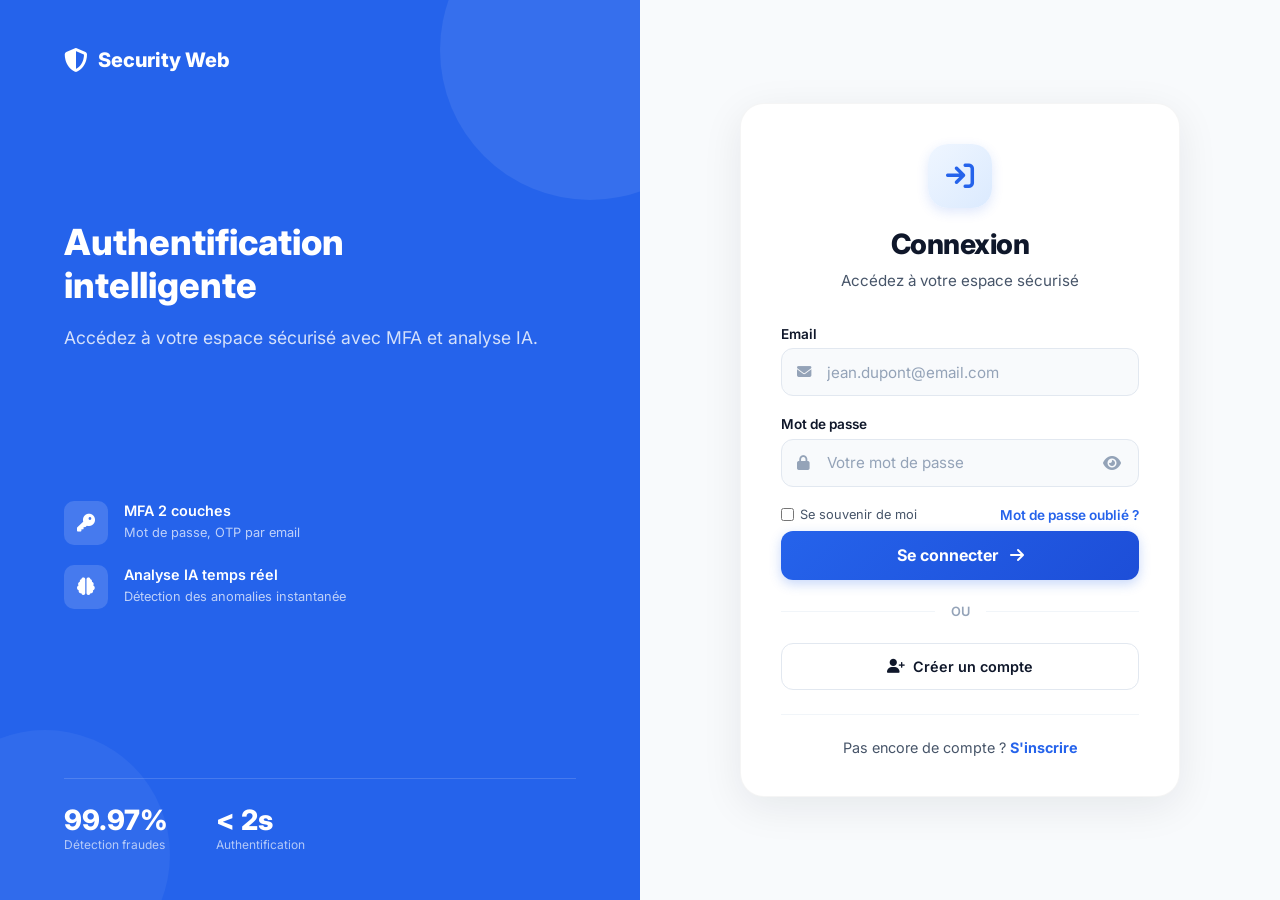
<file: auth-logs.html>
<!DOCTYPE html>
<html lang="fr">
<head>
    <meta charset="UTF-8">
    <meta name="viewport" content="width=device-width, initial-scale=1.0">
    <title>Logs d'authentification — Security Web</title>
    <link rel="stylesheet" href="css/style.css">
    <link href="https://fonts.googleapis.com/css2?family=Inter:wght@300;400;500;600;700;800&display=swap" rel="stylesheet">
    <link rel="stylesheet" href="https://cdnjs.cloudflare.com/ajax/libs/font-awesome/6.4.0/css/all.min.css">
    <style>
        .main-content{min-height:100vh;background:transparent;position:relative;z-index:2}
        .security-bg{position:fixed;top:0;left:0;right:0;bottom:0;pointer-events:none;z-index:1;overflow:hidden;background:var(--bg)}
        .security-icon{position:absolute;opacity:0.08;color:var(--blue-600);animation:float 20s infinite ease-in-out}
        .security-icon:nth-child(1){top:10%;left:5%;font-size:4rem;animation-delay:0s}
        .security-icon:nth-child(2){top:20%;right:10%;font-size:3rem;animation-delay:3s}
        .security-icon:nth-child(3){top:40%;left:15%;font-size:5rem;animation-delay:6s}
        .security-icon:nth-child(4){top:60%;right:5%;font-size:3.5rem;animation-delay:9s}
        .security-icon:nth-child(5){top:75%;left:8%;font-size:4.5rem;animation-delay:12s}
        .security-icon:nth-child(6){top:30%;left:50%;font-size:2.5rem;animation-delay:15s}
        .security-icon:nth-child(7){top:85%;right:20%;font-size:3rem;animation-delay:18s}
        .security-icon:nth-child(8){top:50%;left:80%;font-size:4rem;animation-delay:5s}
        @keyframes float{0%,100%{transform:translateY(0) rotate(0deg)}50%{transform:translateY(-20px) rotate(5deg)}25%{transform:translateX(10px) rotate(-3deg)}75%{transform:translateX(-10px) rotate(3deg)}}
        .page-header{padding:1.75rem 0.75rem 1.25rem;max-width:1200px;margin:0 auto;display:flex;justify-content:space-between;align-items:flex-start;flex-wrap:wrap;gap:1rem;position:relative;z-index:2}
        .header-left{flex:1;min-width:0}
        .header-right{display:flex;align-items:center;gap:0.75rem;flex-wrap:wrap}
        .page-chip{display:inline-flex;align-items:center;gap:0.4rem;font-size:0.72rem;font-weight:700;color:var(--blue-600);text-transform:uppercase;letter-spacing:0.1em;background:var(--blue-50);padding:0.3rem 0.75rem;border-radius:20px;margin-bottom:0.5rem}
        .page-chip::before{content:"";width:5px;height:5px;background:var(--blue-600);border-radius:50%}
        .page-header h1{font-size:1.7rem;font-weight:800;margin-bottom:0.2rem;color:var(--text)}
        .page-header .subtitle{color:var(--text-soft);font-size:0.9rem;margin:0}
        .user-badge{display:flex;align-items:center;gap:0.5rem;padding:0.5rem 1rem;background:#fff;border-radius:50px;font-size:0.85rem;color:var(--text-soft);font-weight:600;box-shadow:0 2px 10px rgba(0,0,0,0.06);border:1px solid rgba(0,0,0,0.05)}
        .user-badge i{color:var(--blue-600)}
        .logs-container{padding:0 0.75rem 2rem;max-width:1200px;margin:0 auto}
        .filters{display:flex;gap:0.75rem;margin-bottom:1.5rem;flex-wrap:wrap}
        .filter-select{padding:0.6rem 1rem;border:1px solid #e2e8f0;border-radius:12px;background:#fff;font-size:0.88rem;min-width:160px;box-shadow:0 2px 8px rgba(15,23,42,0.04);font-weight:500;transition:all 0.2s}
        .filter-select:focus{outline:none;border-color:var(--blue-400);box-shadow:0 0 0 3px var(--blue-50)}
        .logs-table-wrap{background:#fff;border-radius:20px;overflow:hidden;box-shadow:0 8px 30px rgba(15,23,42,0.06);border:1px solid rgba(0,0,0,0.04);position:relative;z-index:1}
        .card-watermark{position:absolute;bottom:-20px;right:-20px;font-size:10rem;opacity:0.04;transform:rotate(-15deg);pointer-events:none;z-index:0;color:var(--blue-600)}
        .logs-table{width:100%;border-collapse:collapse}
        .logs-table th{background:#f8fafc;padding:1rem 1.1rem;text-align:left;font-size:0.78rem;font-weight:700;color:var(--text-soft);border-bottom:1px solid #e2e8f0;text-transform:uppercase;letter-spacing:0.05em}
        .logs-table td{padding:1rem 1.1rem;border-bottom:1px solid rgba(0,0,0,0.04);font-size:0.88rem;color:var(--text)}
        .logs-table tr:last-child td{border-bottom:none}
        .logs-table tbody tr:hover{background:#f8fafc}
        .log-success{color:#16a34a;font-weight:600}
        .log-error{color:#dc2626;font-weight:600}
        .risk-low{background:#dcfce7;color:#166534;padding:0.2rem 0.6rem;border-radius:20px;font-size:0.75rem;font-weight:600}
        .risk-medium{background:#fef3c7;color:#92400e;padding:0.2rem 0.6rem;border-radius:20px;font-size:0.75rem;font-weight:600}
        .risk-high{background:#fee2e2;color:#991b1b;padding:0.2rem 0.6rem;border-radius:20px;font-size:0.75rem;font-weight:600}
        .empty-state{text-align:center;padding:3rem;color:var(--text-soft)}
        .empty-state i{font-size:2.5rem;margin-bottom:1rem;opacity:0.4;display:block}
        @media(max-width:768px){.page-header{flex-direction:column;padding:1.25rem 0.5rem}.header-right{width:100%;justify-content:space-between}.logs-table-wrap{overflow-x:auto}.filters{flex-direction:column;gap:0.6rem}.filter-select{width:100%}.logs-table th,.logs-table td{padding:0.75rem 0.75rem;font-size:0.8rem}}
        @media(max-width:600px){.logs-container{padding:0 0.5rem 1.5rem}.user-badge span{display:inline}}
    </style>
</head>
<body class="has-nav">

    <nav class="nav">
        <div class="nav-inner">
            <div class="nav-logo"><i class="fa-solid fa-shield-halved"></i> Security Web</div>
            <div class="nav-links">
                <a href="dashboard.html" class="nav-link" id="nav-dashboard"><i class="fa-solid fa-house"></i> Dashboard</a>
                <a href="auth-logs.html" class="nav-link active" id="nav-logs"><i class="fa-solid fa-clock-rotate-left"></i> Logs</a>
                <a href="ai-analysis.html" class="nav-link" id="nav-ai"><i class="fa-solid fa-brain"></i> Analyse IA</a>
                <a href="profile.html" class="nav-link" id="nav-profile"><i class="fa-solid fa-user-pen"></i> Profil</a>
            </div>
            <div class="nav-user" style="display:flex;align-items:center;gap:1rem;">
                <span class="nav-email" id="navUserEmail"></span>
                <button onclick="logout()" class="btn btn-ghost btn-sm" style="color:var(--red);"><i class="fa-solid fa-arrow-right-from-bracket"></i></button>
            </div>
        </div>
    </nav>

    <div class="security-bg">
        <i class="fa-solid fa-shield-halved security-icon"></i>
        <i class="fa-solid fa-lock security-icon"></i>
        <i class="fa-solid fa-key security-icon"></i>
        <i class="fa-solid fa-fingerprint security-icon"></i>
        <i class="fa-solid fa-user-shield security-icon"></i>
        <i class="fa-solid fa-shield-virus security-icon"></i>
        <i class="fa-solid fa-file-shield security-icon"></i>
        <i class="fa-solid fa-server security-icon"></i>
    </div>
    <main class="main-content">
        <div class="page-header">
            <div class="header-left">
                <div class="page-chip">Sécurité</div>
                <h1><i class="fa-solid fa-clock-rotate-left" style="color:var(--blue-600);font-size:1.4rem;"></i> Logs d'authentification</h1>
                <p class="subtitle">Historique des tentatives de connexion et activités de sécurité</p>
            </div>
            <div class="header-right">
                <div class="user-badge"><i class="fa-solid fa-user"></i><span id="userEmail"></span></div>
                <a href="dashboard.html" class="btn btn-ghost"><i class="fa-solid fa-arrow-left"></i> Retour</a>
                <button onclick="logout()" class="btn btn-ghost" style="color:#dc2626;"><i class="fa-solid fa-arrow-right-from-bracket"></i></button>
            </div>
        </div>

        <div class="logs-container">
            <div class="filters">
                <select class="filter-select" id="eventTypeFilter" onchange="loadLogs()">
                    <option value="">Tous les événements</option>
                    <option value="login">Connexions</option>
                    <option value="register">Inscriptions</option>
                    <option value="verify_otp">Vérifications OTP</option>
                </select>
                <select class="filter-select" id="successFilter" onchange="loadLogs()">
                    <option value="">Tous les résultats</option>
                    <option value="true">Succès</option>
                    <option value="false">Échecs</option>
                </select>
                <select class="filter-select" id="riskFilter" onchange="loadLogs()">
                    <option value="">Tous les niveaux</option>
                    <option value="low">Faible</option>
                    <option value="medium">Moyen</option>
                    <option value="high">Élevé</option>
                </select>
            </div>
            <div class="logs-table-wrap">
                <i class="fa-solid fa-file-shield card-watermark"></i>
                <div id="logsContent">
                    <div class="empty-state"><i class="fa-solid fa-spinner fa-spin"></i><p>Chargement des logs...</p></div>
                </div>
            </div>
        </div>
    </main>

    <nav class="bottom-nav">
        <div class="bottom-nav-inner">
            <a href="dashboard.html" class="bottom-nav-item" id="bnav-dashboard"><i class="fa-solid fa-house"></i><span>Accueil</span></a>
            <a href="auth-logs.html" class="bottom-nav-item active" id="bnav-logs"><i class="fa-solid fa-clock-rotate-left"></i><span>Logs</span></a>
            <a href="ai-analysis.html" class="bottom-nav-item" id="bnav-ai"><i class="fa-solid fa-brain"></i><span>IA</span></a>
            <a href="profile.html" class="bottom-nav-item" id="bnav-profile"><i class="fa-solid fa-user"></i><span>Profil</span></a>
            <a href="#" onclick="logout();return false;" class="bottom-nav-item" style="color:var(--red)"><i class="fa-solid fa-arrow-right-from-bracket"></i><span>Déco</span></a>
        </div>
    </nav>

    <script>
        const API_BASE = 'https://camelis-dg-back.onrender.com';
        const token = localStorage.getItem('token');
        const user = JSON.parse(localStorage.getItem('user') || '{}');
        if (!token) window.location.href = 'login.html';
        document.getElementById('userEmail').textContent = user.email || '';
        function logout() { localStorage.removeItem('token'); localStorage.removeItem('user'); window.location.href = 'login.html'; }
        function confirmLogout() { if (confirm('Déconnecter ?')) logout(); }

        async function loadLogs() {
            const eventType = document.getElementById('eventTypeFilter').value;
            const success = document.getElementById('successFilter').value;
            const risk = document.getElementById('riskFilter').value;
            const content = document.getElementById('logsContent');
            try {
                const res = await fetch(`${API_BASE}/auth/my-security`, { headers: { 'Authorization': `Bearer ${token}` } });
                if (!res.ok) throw new Error();
                const data = await res.json();
                let logs = data.activity?.logs || [];
                if (eventType) logs = logs.filter(l => l.event_type === eventType);
                if (success) logs = logs.filter(l => l.success === (success === 'true'));
                if (risk) logs = logs.filter(l => l.risk_level === risk);
                logs.sort((a, b) => new Date(b.timestamp) - new Date(a.timestamp));
                if (!logs.length) { content.innerHTML = '<div class="empty-state"><i class="fa-solid fa-folder-open"></i><p>Aucun log trouvé</p></div>'; return; }
                const labels = { login:'Connexion', register:'Inscription', verify_otp:'OTP', request_otp:'Demande OTP', update_profile:'Mise à jour' };
                let html = `<table class="logs-table"><thead><tr><th>Date</th><th>Événement</th><th>Détails</th><th>IP</th><th>Résultat</th><th>Risque</th></tr></thead><tbody>`;
                logs.forEach(log => {
                    const date = new Date(log.timestamp).toLocaleString('fr-FR');
                    const rc = log.risk_level === 'low' ? 'risk-low' : log.risk_level === 'medium' ? 'risk-medium' : 'risk-high';
                    const rl = log.risk_level === 'low' ? 'Faible' : log.risk_level === 'medium' ? 'Moyen' : 'Élevé';
                    const sc = log.success ? 'log-success' : 'log-error';
                    const sl = log.success ? '✓ Succès' : '✗ Échec';
                    html += `<tr><td>${date}</td><td>${labels[log.event_type]||log.event_type}</td><td>${log.details||'—'}</td><td>${log.ip_address||'—'}</td><td class="${sc}">${sl}</td><td><span class="${rc}">${rl}</span></td></tr>`;
                });
                html += '</tbody></table>';
                content.innerHTML = html;
            } catch {
                content.innerHTML = '<div class="empty-state"><i class="fa-solid fa-triangle-exclamation"></i><p>Erreur lors du chargement</p></div>';
            }
        }
        loadLogs();
    </script>
</body>
</html>
</file>
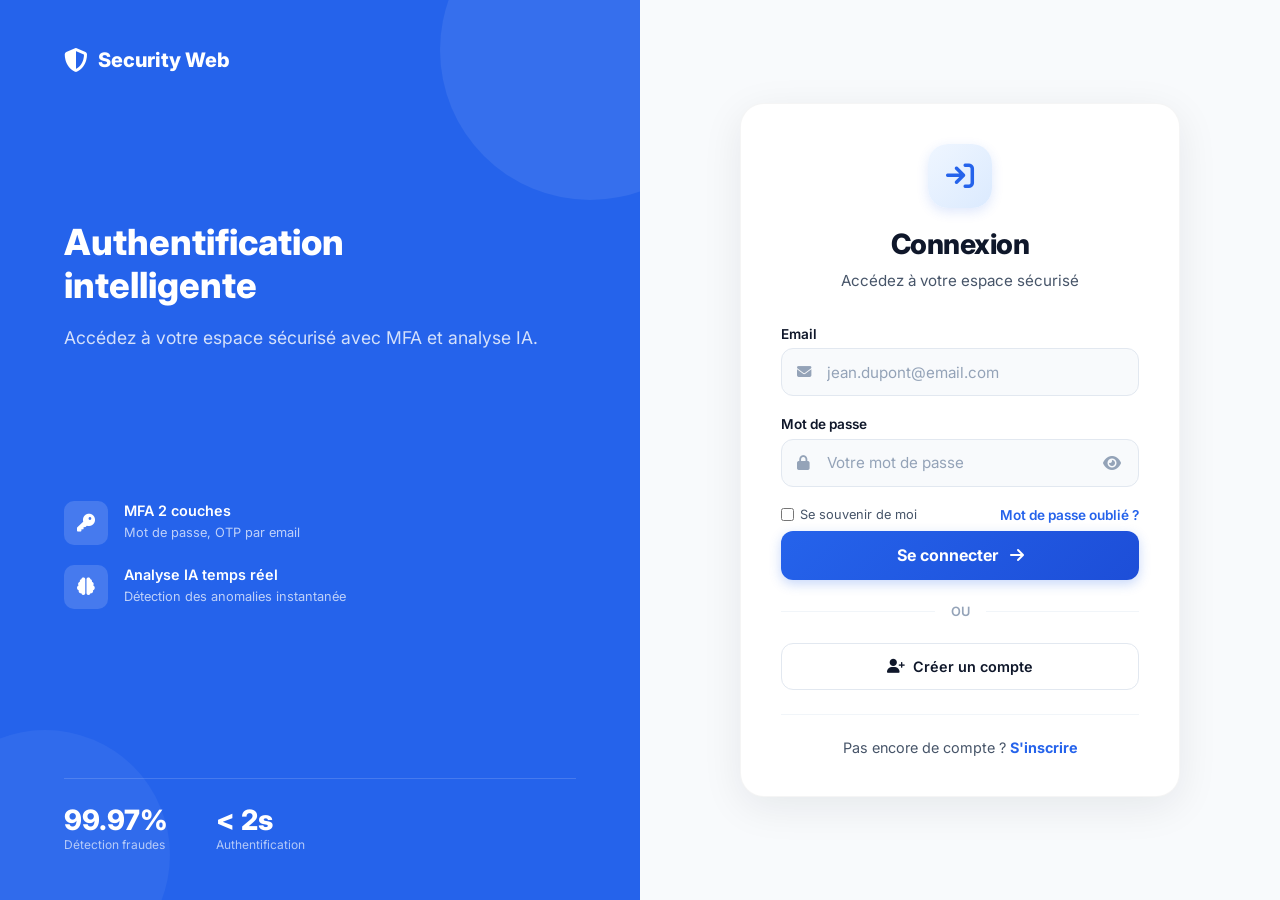
<file: dashboard.html>
<!DOCTYPE html>
<html lang="fr">
<head>
    <meta charset="UTF-8">
    <meta name="viewport" content="width=device-width, initial-scale=1.0">
    <title>Dashboard — Security Web</title>
    <link rel="stylesheet" href="css/style.css">
    <link href="https://fonts.googleapis.com/css2?family=Inter:wght@300;400;500;600;700;800&display=swap" rel="stylesheet">
    <link rel="stylesheet" href="https://cdnjs.cloudflare.com/ajax/libs/font-awesome/6.4.0/css/all.min.css">
    <style>
        .main-content{min-height:100vh;background:transparent;position:relative;z-index:2}
        .security-bg{position:fixed;top:0;left:0;right:0;bottom:0;pointer-events:none;z-index:1;overflow:hidden;background:var(--bg)}
        .security-icon{position:absolute;opacity:0.08;color:var(--blue-600);animation:float 20s infinite ease-in-out}
        .security-icon:nth-child(1){top:10%;left:5%;font-size:4rem;animation-delay:0s}
        .security-icon:nth-child(2){top:20%;right:10%;font-size:3rem;animation-delay:3s}
        .security-icon:nth-child(3){top:40%;left:15%;font-size:5rem;animation-delay:6s}
        .security-icon:nth-child(4){top:60%;right:5%;font-size:3.5rem;animation-delay:9s}
        .security-icon:nth-child(5){top:75%;left:8%;font-size:4.5rem;animation-delay:12s}
        .security-icon:nth-child(6){top:30%;left:50%;font-size:2.5rem;animation-delay:15s}
        .security-icon:nth-child(7){top:85%;right:20%;font-size:3rem;animation-delay:18s}
        .security-icon:nth-child(8){top:50%;left:80%;font-size:4rem;animation-delay:5s}
        @keyframes float{0%,100%{transform:translateY(0) rotate(0deg)}50%{transform:translateY(-20px) rotate(5deg)}25%{transform:translateX(10px) rotate(-3deg)}75%{transform:translateX(-10px) rotate(3deg)}}
        .dash-header{padding:1.75rem 0.75rem 1.25rem;max-width:1200px;margin:0 auto;display:flex;justify-content:space-between;align-items:flex-start;flex-wrap:wrap;gap:1rem;position:relative;z-index:2}
        .header-left{flex:1;min-width:0}
        .header-right{display:flex;align-items:center;gap:0.75rem;flex-wrap:wrap;justify-content:flex-end}
        .page-chip{display:inline-flex;align-items:center;gap:0.4rem;font-size:0.72rem;font-weight:700;color:var(--blue-600);text-transform:uppercase;letter-spacing:0.1em;background:var(--blue-50);padding:0.3rem 0.75rem;border-radius:20px;margin-bottom:0.5rem}
        .page-chip::before{content:"";width:5px;height:5px;background:var(--blue-600);border-radius:50%}
        .dash-header h1{font-size:1.7rem;font-weight:800;margin-bottom:0.2rem;color:var(--text)}
        .dash-header h1 span{color:var(--blue-600)}
        .dash-header .subtitle{color:var(--text-soft);font-size:0.9rem;margin:0}
        .header-badges{display:flex;flex-wrap:wrap;gap:0.5rem;margin-top:0.75rem}
        .hbadge{display:inline-flex;align-items:center;gap:0.4rem;padding:0.3rem 0.75rem;border-radius:20px;font-size:0.78rem;font-weight:600;border:1px solid transparent}
        .hbadge-ip{background:var(--blue-50);color:var(--blue-700);border-color:var(--blue-100)}
        .hbadge-ssl{background:rgba(34,197,94,0.08);color:#16a34a;border-color:rgba(34,197,94,0.2)}
        .user-badge{display:flex;align-items:center;gap:0.5rem;padding:0.5rem 1rem;background:#fff;border-radius:50px;font-size:0.85rem;color:var(--text-soft);font-weight:600;box-shadow:0 2px 10px rgba(0,0,0,0.06);border:1px solid rgba(0,0,0,0.05);max-width:100%}
        .user-badge span{min-width:0;overflow:hidden;text-overflow:ellipsis;white-space:nowrap}
        .user-badge i{color:var(--blue-600)}
        .stats-band{background:#fff;padding:1.25rem 0;border-top:1px solid rgba(0,0,0,0.04);border-bottom:1px solid rgba(0,0,0,0.04);box-shadow:0 4px 20px rgba(0,0,0,0.02)}
        .stats-band-inner{display:grid;grid-template-columns:repeat(4,1fr);max-width:1200px;margin:0 auto;padding:0 0.75rem;gap:1rem}
        .sband-item{text-align:center;padding:1.25rem 0.75rem;border-radius:16px;background:#fff;box-shadow:0 4px 16px rgba(15,23,42,0.05);border:1px solid rgba(0,0,0,0.04);transition:all 0.2s ease}
        .sband-item:hover{transform:translateY(-3px);box-shadow:0 10px 28px rgba(15,23,42,0.08)}
        .sband-item i{font-size:1.3rem;margin-bottom:0.4rem;display:block;color:var(--blue-600)}
        .sband-item.voice i{color:var(--green)}
        .sband-item.alert i{color:var(--amber)}
        .sband-item.sprofile i{color:var(--purple)}
        .sband-num{font-size:1.6rem;font-weight:800;color:var(--text);margin-bottom:0.15rem}
        .sband-lbl{font-size:0.7rem;color:var(--text-soft);text-transform:uppercase;letter-spacing:0.05em;font-weight:600}
        .dash-section{padding:1.5rem 0.75rem;max-width:1200px;margin:0 auto}
        .section-title{font-size:1.1rem;font-weight:800;color:var(--blue-900);margin-bottom:1.1rem;display:flex;align-items:center;gap:0.6rem}
        .section-title::before{content:"";width:4px;height:1.1rem;background:var(--blue-600);border-radius:2px;display:inline-block}
        .cards-grid{display:grid;grid-template-columns:repeat(3,1fr);gap:1.1rem}
        .card{background:#fff;border-radius:20px;padding:1.5rem;box-shadow:0 4px 20px rgba(15,23,42,0.05);border:1px solid rgba(0,0,0,0.04);transition:all 0.25s ease;position:relative;overflow:hidden;z-index:1}
        .card-watermark{position:absolute;bottom:-10px;right:-10px;font-size:4rem;opacity:0.04;transform:rotate(-15deg);pointer-events:none;z-index:0;color:var(--blue-600)}
        .card::after{content:"";position:absolute;top:0;left:0;right:0;height:3px;background:linear-gradient(90deg,var(--blue-500),var(--blue-600));transform:scaleX(0);transform-origin:left;transition:transform 0.3s ease;z-index:2}
        .card:hover{box-shadow:0 12px 36px rgba(15,23,42,0.1);transform:translateY(-3px);border-color:var(--blue-200)}
        .card:hover::after{transform:scaleX(1)}
        .card-icon{width:48px;height:48px;border-radius:14px;background:linear-gradient(135deg,var(--blue-50),var(--blue-100));color:var(--blue-600);display:flex;align-items:center;justify-content:center;font-size:1.2rem;box-shadow:0 4px 12px rgba(37,99,235,0.1);margin-bottom:1rem}
        .card h3{font-size:1rem;font-weight:700;color:var(--blue-900);margin-bottom:0.4rem}
        .card p{font-size:0.85rem;color:var(--text-soft);line-height:1.5;margin-bottom:1.1rem}
        .card-actions{display:flex;gap:0.6rem;flex-wrap:wrap}
        .btn-sm{padding:0.5rem 1rem;font-size:0.83rem;border-radius:10px;font-weight:600}
        @media(max-width:900px){.cards-grid{grid-template-columns:1fr 1fr}.stats-band-inner{grid-template-columns:repeat(2,1fr)}}
        .user-group{background:var(--blue-50);color:var(--blue-700);border-color:var(--blue-100)}
        @media(max-width:768px){.dash-header{padding:1.25rem 0.5rem 1rem}.dash-header h1{font-size:1.4rem}.header-right{width:100%;justify-content:stretch;flex-direction:column;align-items:stretch}.header-right .btn{width:100%;justify-content:center}.user-badge{width:100%;justify-content:flex-start;border-radius:16px}.header-badges{gap:0.4rem}.hbadge{width:100%;justify-content:center}}
        @media(max-width:600px){.cards-grid{grid-template-columns:1fr;gap:0.85rem}.dash-section{padding:1.1rem 0.5rem}.stats-band-inner{padding:0 0.375rem;gap:0.6rem}.sband-item{padding:0.85rem 0.4rem;border-radius:12px}.sband-num{font-size:1.25rem}.sband-item i{font-size:1.1rem}.card{padding:1.1rem}.card-actions{flex-direction:column}.card-actions .btn{width:100%;justify-content:center}.user-badge span{display:inline}}
    </style>
</head>
<body class="has-nav">

    <nav class="nav">
        <div class="nav-inner">
            <div class="nav-logo"><i class="fa-solid fa-shield-halved"></i> Security Web</div>
            <div class="nav-links">
                <a href="dashboard.html" class="nav-link active" id="nav-dashboard"><i class="fa-solid fa-house"></i> Dashboard</a>
                <a href="auth-logs.html" class="nav-link" id="nav-logs"><i class="fa-solid fa-clock-rotate-left"></i> Logs</a>
                <a href="ai-analysis.html" class="nav-link" id="nav-ai"><i class="fa-solid fa-brain"></i> Analyse IA</a>
                <a href="profile.html" class="nav-link" id="nav-profile"><i class="fa-solid fa-user-pen"></i> Profil</a>
            </div>
            <div class="nav-user" style="display:flex;align-items:center;gap:1rem;">
                <span class="nav-email" id="navUserEmail"></span>
                <button onclick="logout()" class="btn btn-ghost btn-sm" style="color:var(--red);"><i class="fa-solid fa-arrow-right-from-bracket"></i></button>
            </div>
        </div>
    </nav>

    <div class="security-bg">
        <i class="fa-solid fa-shield-halved security-icon"></i>
        <i class="fa-solid fa-lock security-icon"></i>
        <i class="fa-solid fa-key security-icon"></i>
        <i class="fa-solid fa-fingerprint security-icon"></i>
        <i class="fa-solid fa-user-shield security-icon"></i>
        <i class="fa-solid fa-shield-virus security-icon"></i>
        <i class="fa-solid fa-file-shield security-icon"></i>
        <i class="fa-solid fa-server security-icon"></i>
    </div>
    <main class="main-content">
        <div class="dash-header">
            <div class="header-left">
                <div class="page-chip">Tableau de bord</div>
                <h1>Bienvenue, <span id="userName">…</span></h1>
                <p class="subtitle">Vue d'ensemble de votre sécurité</p>
                <div class="header-badges">
                    <div id="userIP" class="hbadge hbadge-ip"><i class="fa-solid fa-network-wired"></i> Chargement...</div>
                    <div class="hbadge hbadge-ssl"><i class="fa-solid fa-shield-check"></i> Site sécurisé SSL</div>
                </div>
            </div>
            <div class="header-right">
                <div class="user-badge"><i class="fa-solid fa-user"></i><span id="userEmail"></span></div>
                <div class="user-badge user-group"><i class="fa-solid fa-layer-group"></i><span id="userGroup"></span></div>
                <button onclick="logout()" class="btn btn-ghost" style="color:#dc2626;"><i class="fa-solid fa-arrow-right-from-bracket"></i> Déconnexion</button>
            </div>
        </div>

        <div class="stats-band">
            <div class="stats-band-inner">
                <div class="sband-item"><i class="fa-solid fa-right-to-bracket"></i><div class="sband-num">—</div><div class="sband-lbl">Connexions</div></div>
                <div class="sband-item alert"><i class="fa-solid fa-triangle-exclamation"></i><div class="sband-num">0</div><div class="sband-lbl">Alertes</div></div>
                <div class="sband-item sprofile"><i class="fa-solid fa-shield-halved"></i><div class="sband-num">100%</div><div class="sband-lbl">Sécurité</div></div>
                <div class="sband-item voice"><i class="fa-solid fa-circle-check"></i><div class="sband-num">MFA</div><div class="sband-lbl">Actif</div></div>
            </div>
        </div>

        <div class="dash-section">
            <h2 class="section-title">Actions rapides</h2>
            <div class="cards-grid">
                <div class="card">
                    <i class="fa-solid fa-user-shield card-watermark"></i>
                    <div class="card-icon"><i class="fa-solid fa-user-pen"></i></div>
                    <h3>Mon Profil</h3>
                    <p>Modifiez vos informations personnelles et votre mot de passe</p>
                    <div class="card-actions"><a href="profile.html" class="btn btn-blue btn-sm"><i class="fa-solid fa-arrow-right"></i> Modifier</a></div>
                </div>
                <div class="card">
                    <i class="fa-solid fa-file-shield card-watermark"></i>
                    <div class="card-icon"><i class="fa-solid fa-clock-rotate-left"></i></div>
                    <h3>Logs d'authentification</h3>
                    <p>Consultez l'historique complet de vos connexions et activités</p>
                    <div class="card-actions"><a href="auth-logs.html" class="btn btn-blue btn-sm"><i class="fa-solid fa-arrow-right"></i> Voir</a></div>
                </div>
                <div class="card">
                    <i class="fa-solid fa-brain card-watermark"></i>
                    <div class="card-icon"><i class="fa-solid fa-brain"></i></div>
                    <h3>Analyse IA</h3>
                    <p>Détection d'anomalies et prédictions de menaces comportementales</p>
                    <div class="card-actions"><a href="ai-analysis.html" class="btn btn-blue btn-sm"><i class="fa-solid fa-arrow-right"></i> Analyser</a></div>
                </div>
            </div>
        </div>
    </main>

    <nav class="bottom-nav">
        <div class="bottom-nav-inner">
            <a href="dashboard.html" class="bottom-nav-item active" id="bnav-dashboard"><i class="fa-solid fa-house"></i><span>Accueil</span></a>
            <a href="auth-logs.html" class="bottom-nav-item" id="bnav-logs"><i class="fa-solid fa-clock-rotate-left"></i><span>Logs</span></a>
            <a href="ai-analysis.html" class="bottom-nav-item" id="bnav-ai"><i class="fa-solid fa-brain"></i><span>IA</span></a>
            <a href="profile.html" class="bottom-nav-item" id="bnav-profile"><i class="fa-solid fa-user"></i><span>Profil</span></a>
            <a href="#" onclick="logout();return false;" class="bottom-nav-item" style="color:var(--red)"><i class="fa-solid fa-arrow-right-from-bracket"></i><span>Déco</span></a>
        </div>
    </nav>

    <script src="js/common.js"></script>
    <script>
        async function fetchIP() {
            try {
                const res = await fetch('https://api.ipify.org?format=json');
                const data = await res.json();
                document.getElementById('userIP').innerHTML = `<i class="fa-solid fa-network-wired"></i> IP : <strong>${data.ip}</strong>`;
            } catch {
                document.getElementById('userIP').innerHTML = '<i class="fa-solid fa-network-wired"></i> IP indisponible';
            }
        }
        (async () => {
            await hydrateUserProfile();
            initializePage();
            fetchIP();
        })();
        function confirmLogout() { if (confirm('Déconnecter ?')) logout(); }
    </script>
</body>
</html>
</file>
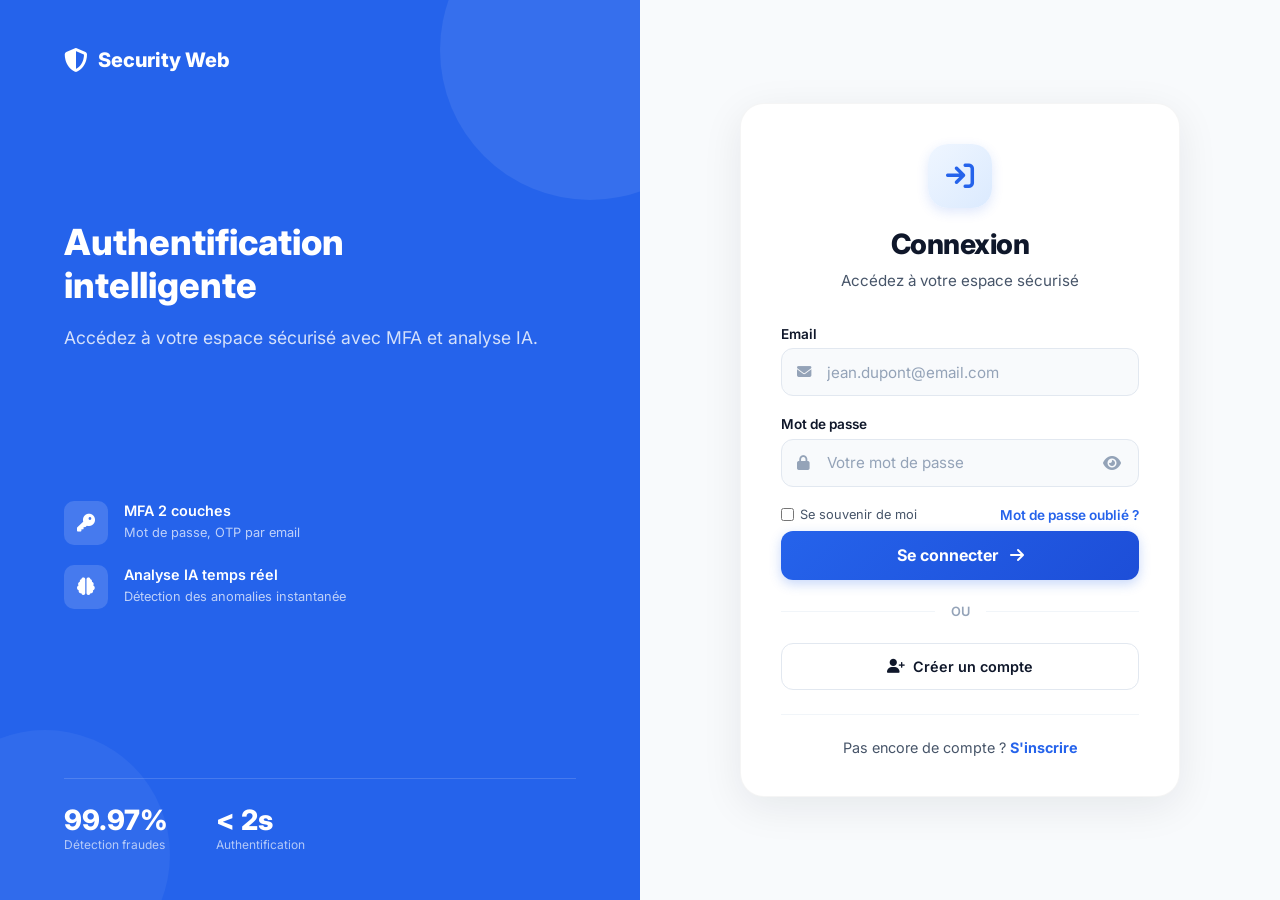
<file: login.html>
<!DOCTYPE html>
<html lang="fr">
<head>
    <meta charset="UTF-8">
    <meta name="viewport" content="width=device-width, initial-scale=1.0">
    <title>Connexion - Security Web</title>
    <meta name="description" content="Connectez-vous à Security Web - Authentification bancaire sécurisée">
    <link rel="stylesheet" href="css/style.css">
    <link href="https://fonts.googleapis.com/css2?family=Inter:wght@300;400;500;600;700;800&display=swap" rel="stylesheet">
    <link rel="stylesheet" href="https://cdnjs.cloudflare.com/ajax/libs/font-awesome/6.4.0/css/all.min.css">
    <style>
        .auth-split { min-height:100vh; display:grid; grid-template-columns:1fr 1fr; }
        .auth-split-left {
            background:var(--blue-600); padding:3rem 4rem;
            display:flex; flex-direction:column; justify-content:space-between;
            position:relative; overflow:hidden; color:#fff;
        }
        .auth-split-left::before {
            content:''; position:absolute; top:-100px; right:-100px;
            width:300px; height:300px; border-radius:50%; background:rgba(255,255,255,0.08);
        }
        .auth-split-left::after {
            content:''; position:absolute; bottom:-80px; left:-80px;
            width:250px; height:250px; border-radius:50%; background:rgba(255,255,255,0.05);
        }
        .auth-split-logo { display:flex; align-items:center; gap:0.65rem; font-weight:800; font-size:1.25rem; position:relative; z-index:1; }
        .auth-split-logo i { font-size:1.5rem; }
        .auth-split-hero { position:relative; z-index:1; }
        .auth-split-hero h2 { color:#fff; font-size:2.25rem; font-weight:800; margin-bottom:1rem; }
        .auth-split-hero p { color:rgba(255,255,255,0.8); font-size:1.1rem; line-height:1.6; }
        .auth-split-features { position:relative; z-index:1; }
        .auth-split-feat { display:flex; align-items:center; gap:1rem; margin-bottom:1.25rem; }
        .auth-split-feat i {
            width:44px; height:44px; border-radius:var(--radius);
            background:rgba(255,255,255,0.15); display:flex; align-items:center; justify-content:center;
            font-size:1.1rem; flex-shrink:0;
        }
        .auth-split-feat div h4 { color:#fff; font-size:0.9rem; margin-bottom:0.2rem; }
        .auth-split-feat div p { color:rgba(255,255,255,0.7); font-size:0.8rem; margin:0; }
        .auth-split-stats {
            display:flex; gap:3rem; padding-top:1.5rem; border-top:1px solid rgba(255,255,255,0.15);
            position:relative; z-index:1;
        }
        .auth-split-stat .num { font-size:1.75rem; font-weight:800; color:#fff; }
        .auth-split-stat .lbl { font-size:0.75rem; color:rgba(255,255,255,0.65); }
        .auth-split-right {
            display:flex; align-items:center; justify-content:center;
            padding:3rem; background:var(--bg);
        }
        .auth-box { 
            width:100%; max-width:440px; 
            background: #ffffff;
            padding: 2.5rem;
            border-radius: 24px;
            box-shadow: 0 10px 40px rgba(15, 23, 42, 0.08);
            border: 1px solid rgba(0,0,0,0.04);
        }
        .auth-box-header { text-align:center; margin-bottom:2rem; }
        .auth-box-header .logo-mobile {
            display: none;
            align-items: center; justify-content: center; gap: 0.5rem;
            font-weight: 800; font-size: 1.25rem; color: var(--blue-900);
            margin-bottom: 1.5rem;
        }
        .auth-box-header .logo-mobile i {
            font-size: 1.5rem; color: var(--blue-600);
        }
        .auth-box-header .icon-main {
            width:64px; height:64px; border-radius:20px;
            background:linear-gradient(135deg, var(--blue-50), var(--blue-100)); color:var(--blue-600);
            display:flex; align-items:center; justify-content:center;
            font-size:1.75rem; margin:0 auto 1.25rem;
            box-shadow: 0 4px 12px rgba(37, 99, 235, 0.15);
        }
        .auth-box-header h1 { font-size:1.75rem; font-weight:800; margin-bottom:0.5rem; color: var(--blue-900); letter-spacing:-0.02em; }
        .auth-box-header p { color:var(--text-soft); font-size:0.95rem; }
        .auth-form-compact .form-group { margin-bottom:1.25rem; }
        .auth-form-compact .form-label { font-size:0.85rem; font-weight:600; margin-bottom:0.4rem; color:var(--text); }
        .auth-form-compact .form-input { 
            padding:0.85rem 1rem 0.85rem 2.8rem; font-size:0.95rem; 
            border: 1px solid #e2e8f0; border-radius: 12px;
            background: #f8fafc; transition: all 0.2s ease;
        }
        .auth-form-compact .form-input:focus {
            background: #ffffff; border-color: var(--blue-400); box-shadow: 0 0 0 4px var(--blue-50);
        }
        .auth-form-compact .input-wrap > i { left:1rem; font-size:0.9rem; color:var(--text-xs); }
        .auth-form-compact .btn-submit { 
            padding:0.9rem; font-size:1rem; margin-top:0.5rem; border-radius: 12px;
            background: linear-gradient(135deg, var(--blue-600), var(--blue-700));
            box-shadow: 0 4px 12px rgba(37, 99, 235, 0.25);
        }
        .auth-form-compact .btn-submit:hover {
            transform: translateY(-2px);
            box-shadow: 0 6px 16px rgba(37, 99, 235, 0.35);
        }
        .auth-links { display:flex; justify-content:space-between; align-items:center; margin-top:1rem; font-size:0.85rem; }
        .auth-links a { color:var(--blue-600); font-weight:600; }
        .auth-links a:hover { text-decoration:underline; }
        .auth-divider { display:flex; align-items:center; gap:1rem; margin:1.5rem 0; color:var(--text-xs); font-size:0.8rem; text-transform:uppercase; font-weight:600; }
        .auth-divider::before, .auth-divider::after { content:''; flex:1; height:1px; background:var(--bg-soft); }
        .auth-footer-box { text-align:center; margin-top:1.5rem; padding-top:1.5rem; border-top:1px solid var(--bg-soft); font-size:0.9rem; color:var(--text-soft); }
        .auth-footer-box a { color:var(--blue-600); font-weight:700; }
        .btn-ghost-border { 
            border: 1px solid #e2e8f0; border-radius: 12px; color: var(--text);
            padding: 0.9rem; transition: all 0.2s ease; font-weight: 600;
        }
        .btn-ghost-border:hover {
            background: var(--bg-soft); border-color: #cbd5e1;
        }
        @media(max-width:900px) {
            .auth-split { grid-template-columns:1fr; }
            .auth-split-left { display:none; }
            .auth-split-right { padding:1.5rem; min-height:100vh; align-items:center; }
            .auth-box { padding: 2rem 1.5rem; max-width:100%; border-radius: 20px; box-shadow: 0 8px 30px rgba(15, 23, 42, 0.06); }
            .auth-box-header .logo-mobile { display: flex; }
            .auth-box-header h1 { font-size: 1.5rem; }
            .auth-box-header .icon-main { width: 56px; height: 56px; font-size: 1.5rem; margin-bottom: 1rem; }
        }
    </style>
</head>
<body>
    <div class="auth-split">
        <!-- Left Panel -->
        <div class="auth-split-left">
            <div class="auth-split-logo">
                <i class="fa-solid fa-shield-halved"></i>
                Security Web
            </div>
            <div class="auth-split-hero">
                <h2>Authentification<br>intelligente</h2>
                <p>Accédez à votre espace sécurisé avec MFA et analyse IA.</p>
            </div>
            <div class="auth-split-features">
                <div class="auth-split-feat">
                    <i class="fa-solid fa-key"></i>
                    <div>
                        <h4>MFA 2 couches</h4>
                        <p>Mot de passe, OTP par email</p>
                    </div>
                </div>
                <div class="auth-split-feat">
                    <i class="fa-solid fa-brain"></i>
                    <div>
                        <h4>Analyse IA temps réel</h4>
                        <p>Détection des anomalies instantanée</p>
                    </div>
                </div>
            </div>
            <div class="auth-split-stats">
                <div class="auth-split-stat">
                    <div class="num">99.97%</div>
                    <div class="lbl">Détection fraudes</div>
                </div>
                <div class="auth-split-stat">
                    <div class="num">&lt; 2s</div>
                    <div class="lbl">Authentification</div>
                </div>
            </div>
        </div>

        <!-- Right Panel -->
        <div class="auth-split-right">
            <div class="auth-box">
                <div class="auth-box-header">
                    <div class="logo-mobile">
                        <i class="fa-solid fa-shield-halved"></i>
                        Security Web
                    </div>
                    <i class="fa-solid fa-arrow-right-to-bracket icon-main"></i>
                    <h1>Connexion</h1>
                    <p>Accédez à votre espace sécurisé</p>
                </div>

                <form class="auth-form-compact" id="loginForm">
                    <div id="loginError" class="alert alert-error" style="display:none;"></div>
                    
                    <div class="form-group">
                        <label class="form-label">Email</label>
                        <div class="input-wrap">
                            <i class="fa-solid fa-envelope"></i>
                            <input type="email" class="form-input" id="email" placeholder="jean.dupont@email.com" required>
                        </div>
                    </div>
                    
                    <div class="form-group">
                        <label class="form-label">Mot de passe</label>
                        <div class="input-wrap">
                            <i class="fa-solid fa-lock"></i>
                            <input type="password" class="form-input with-eye" id="password" placeholder="Votre mot de passe" required>
                            <button type="button" class="password-toggle" id="togglePassword" aria-label="Afficher/masquer le mot de passe">
                                <i class="fa-solid fa-eye"></i>
                            </button>
                        </div>
                    </div>

                    <div class="auth-links">
                        <label style="display:flex;align-items:center;gap:0.4rem;font-size:0.8rem;color:var(--text-soft);cursor:pointer;">
                            <input type="checkbox" id="rememberMe" style="width:auto;"> Se souvenir de moi
                        </label>
                        <a href="#" onclick="showPasswordResetInfo();return false;">Mot de passe oublié ?</a>
                    </div>
                    
                    <button type="submit" class="btn btn-submit" id="loginBtn">
                        <span>Se connecter</span>
                        <i class="fa-solid fa-arrow-right"></i>
                    </button>
                </form>

                <div class="auth-divider">ou</div>

                <a href="register.html" class="btn btn-ghost-border" style="width:100%;justify-content:center;">
                    <i class="fa-solid fa-user-plus"></i>
                    Créer un compte
                </a>

                <div class="auth-footer-box">
                    Pas encore de compte ? <a href="register.html">S'inscrire</a>
                </div>
            </div>
        </div>
    </div>

    <script src="js/auth.js"></script>
    <script>
        // Afficher info reinitialisation mot de passe
        function showPasswordResetInfo() {
            const email = document.getElementById('email').value;
            if (!email) {
                alert('Veuillez saisir votre adresse email dans le champ ci-dessus, puis cliquez a nouveau sur "Mot de passe oublie".\n\nUn lien de reinitialisation vous sera envoye.');
                document.getElementById('email').focus();
            } else {
                alert('Un email de reinitialisation a ete envoye a ' + email + '.\n\nVeuillez verifier votre boite de reception et suivre les instructions.');
            }
        }

        // Toggle password visibility
        document.getElementById('togglePassword').addEventListener('click', function() {
            const passwordInput = document.getElementById('password');
            const icon = this.querySelector('i');
            if (passwordInput.type === 'password') {
                passwordInput.type = 'text';
                icon.classList.remove('fa-eye');
                icon.classList.add('fa-eye-slash');
            } else {
                passwordInput.type = 'password';
                icon.classList.remove('fa-eye-slash');
                icon.classList.add('fa-eye');
            }
        });
    </script>
</body>
</html>
</file>
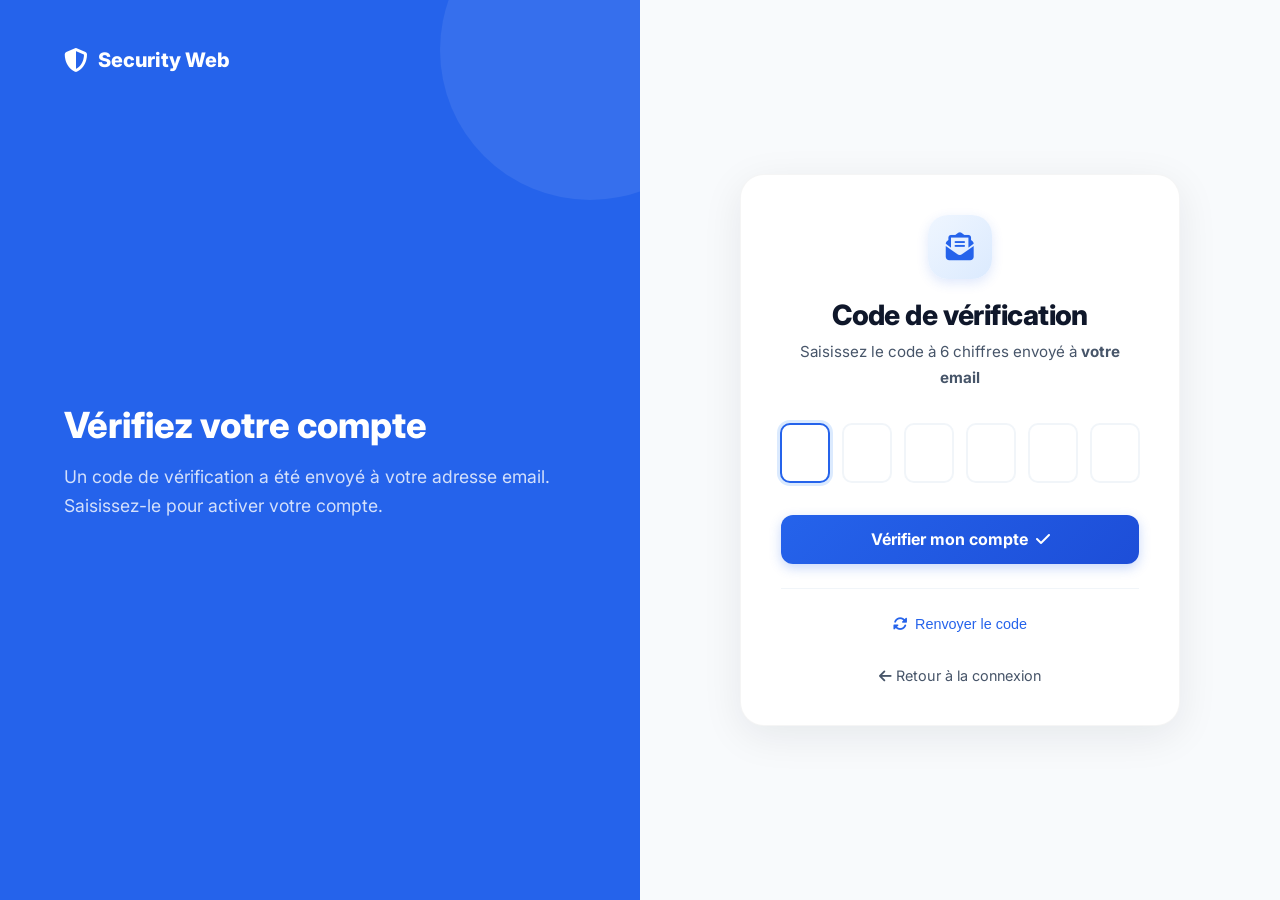
<file: otp-verify.html>
<!DOCTYPE html>
<html lang="fr">
<head>
    <meta charset="UTF-8">
    <meta name="viewport" content="width=device-width, initial-scale=1.0">
    <title>Vérification OTP - Security Web</title>
    <meta name="description" content="Vérifiez votre compte avec le code OTP">
    <link rel="stylesheet" href="css/style.css">
    <link href="https://fonts.googleapis.com/css2?family=Inter:wght@300;400;500;600;700;800&display=swap" rel="stylesheet">
    <link rel="stylesheet" href="https://cdnjs.cloudflare.com/ajax/libs/font-awesome/6.4.0/css/all.min.css">
    <style>
        .auth-split { min-height:100vh; display:grid; grid-template-columns:1fr 1fr; }
        .auth-split-left {
            background:var(--blue-600); padding:3rem 4rem;
            display:flex; flex-direction:column; justify-content:space-between;
            position:relative; overflow:hidden; color:#fff;
        }
        .auth-split-left::before {
            content:''; position:absolute; top:-100px; right:-100px;
            width:300px; height:300px; border-radius:50%; background:rgba(255,255,255,0.08);
        }
        .auth-split-logo { display:flex; align-items:center; gap:0.65rem; font-weight:800; font-size:1.25rem; position:relative; z-index:1; }
        .auth-split-logo i { font-size:1.5rem; }
        .auth-split-hero { position:relative; z-index:1; margin-top:auto; margin-bottom:auto; }
        .auth-split-hero h2 { color:#fff; font-size:2.25rem; font-weight:800; margin-bottom:1rem; }
        .auth-split-hero p { color:rgba(255,255,255,0.8); font-size:1.1rem; line-height:1.6; }
        .auth-split-right {
            display:flex; align-items:center; justify-content:center;
            padding:3rem; background:var(--bg);
        }
        .auth-box { 
            width:100%; max-width:440px; 
            background: #ffffff;
            padding: 2.5rem;
            border-radius: 24px;
            box-shadow: 0 10px 40px rgba(15, 23, 42, 0.08);
            border: 1px solid rgba(0,0,0,0.04);
        }
        .auth-box-header { text-align:center; margin-bottom:2rem; }
        .auth-box-header .logo-mobile {
            display: none;
            align-items: center; justify-content: center; gap: 0.5rem;
            font-weight: 800; font-size: 1.25rem; color: var(--blue-900);
            margin-bottom: 1.5rem;
        }
        .auth-box-header .logo-mobile i {
            font-size: 1.5rem; color: var(--blue-600);
        }
        .auth-box-header .icon-main {
            width:64px; height:64px; border-radius:20px;
            background:linear-gradient(135deg, var(--blue-50), var(--blue-100)); color:var(--blue-600);
            display:flex; align-items:center; justify-content:center;
            font-size:1.75rem; margin:0 auto 1.25rem;
            box-shadow: 0 4px 12px rgba(37, 99, 235, 0.15);
        }
        .auth-box-header h1 { font-size:1.75rem; font-weight:800; margin-bottom:0.5rem; color: var(--blue-900); letter-spacing:-0.02em; }
        .auth-box-header p { color:var(--text-soft); font-size:0.95rem; }
        .otp-inputs { display:flex; gap:0.75rem; justify-content:center; margin:2rem 0; }
        .otp-input {
            width:50px; height:60px;
            border:2px solid var(--bg-soft);
            border-radius:var(--radius);
            text-align:center;
            font-size:1.5rem;
            font-weight:700;
            color:var(--text);
            background:var(--bg-card);
            transition:all 0.2s ease;
        }
        .otp-input:focus {
            border-color:var(--blue-600);
            outline:none;
            box-shadow:0 0 0 3px var(--blue-100);
        }
        .otp-hint {
            text-align:center;
            color:var(--text-soft);
            font-size:0.85rem;
            margin-bottom:1.5rem;
        }
        .otp-hint strong { color:var(--blue-600); }
        .resend-section {
            text-align:center;
            margin-top:1.5rem;
            padding-top:1.5rem;
            border-top:1px solid var(--bg-soft);
        }
        .resend-btn {
            background:none;
            border:none;
            color:var(--blue-600);
            font-size:0.9rem;
            font-weight:500;
            cursor:pointer;
            display:inline-flex;
            align-items:center;
            gap:0.5rem;
        }
        .resend-btn:disabled {
            color:var(--text-xs);
            cursor:not-allowed;
        }
        .resend-timer {
            font-size:0.8rem;
            color:var(--text-xs);
            margin-top:0.5rem;
        }
        .btn-submit { 
            width:100%; padding:0.9rem; font-size:1rem; border-radius: 12px;
            background: linear-gradient(135deg, var(--blue-600), var(--blue-700));
            box-shadow: 0 4px 12px rgba(37, 99, 235, 0.25);
            color: #fff; display: flex; justify-content: center; align-items: center; gap: 0.5rem;
            border: none; cursor: pointer; transition: all 0.2s ease; font-weight: 700;
        }
        .btn-submit:hover { transform: translateY(-2px); box-shadow: 0 6px 16px rgba(37, 99, 235, 0.35); }
        .alert { margin-bottom:1rem; }
        @media(max-width:900px) {
            .auth-split { grid-template-columns:1fr; }
            .auth-split-left { display:none; }
            .auth-split-right { padding:1.5rem; min-height:100vh; align-items:center; }
            .auth-box { padding: 2rem 1.5rem; max-width:100%; border-radius: 20px; box-shadow: 0 8px 30px rgba(15, 23, 42, 0.06); }
            .auth-box-header .logo-mobile { display: flex; }
            .auth-box-header h1 { font-size: 1.5rem; }
            .auth-box-header .icon-main { width: 56px; height: 56px; font-size: 1.5rem; margin-bottom: 1rem; }
            .otp-input { width:45px; height:55px; font-size:1.25rem; }
        }
    </style>
</head>
<body>
    <div class="auth-split">
        <!-- Left Panel -->
        <div class="auth-split-left">
            <div class="auth-split-logo">
                <i class="fa-solid fa-shield-halved"></i>
                Security Web
            </div>
            <div class="auth-split-hero">
                <h2>Vérifiez votre compte</h2>
                <p>Un code de vérification a été envoyé à votre adresse email. Saisissez-le pour activer votre compte.</p>
            </div>
            <div></div>
        </div>

        <!-- Right Panel -->
        <div class="auth-split-right">
            <div class="auth-box">
                <div class="auth-box-header">
                    <div class="logo-mobile">
                        <i class="fa-solid fa-shield-halved"></i>
                        Security Web
                    </div>
                    <i class="fa-solid fa-envelope-open-text icon-main"></i>
                    <h1>Code de vérification</h1>
                    <p>Saisissez le code à 6 chiffres envoyé à <strong id="userEmail">votre email</strong></p>
                </div>

                <div id="verifyError" class="alert alert-error" style="display:none;"></div>

                <form id="otpForm">
                    <div class="otp-inputs">
                        <input type="text" class="otp-input" maxlength="1" inputmode="numeric" data-index="0">
                        <input type="text" class="otp-input" maxlength="1" inputmode="numeric" data-index="1">
                        <input type="text" class="otp-input" maxlength="1" inputmode="numeric" data-index="2">
                        <input type="text" class="otp-input" maxlength="1" inputmode="numeric" data-index="3">
                        <input type="text" class="otp-input" maxlength="1" inputmode="numeric" data-index="4">
                        <input type="text" class="otp-input" maxlength="1" inputmode="numeric" data-index="5">
                    </div>

                    <input type="hidden" id="fullOtp" name="otp">

                    <button type="submit" class="btn btn-submit" id="verifyBtn">
                        <span>Vérifier mon compte</span>
                        <i class="fa-solid fa-check"></i>
                    </button>
                </form>

                <div class="resend-section">
                    <button type="button" class="resend-btn" id="resendBtn" onclick="resendOTP()">
                        <i class="fa-solid fa-rotate"></i>
                        Renvoyer le code
                    </button>
                    <p class="resend-timer" id="resendTimer"></p>
                </div>

                <div style="text-align:center; margin-top:2rem;">
                    <a href="login.html" style="color:var(--text-soft); font-size:0.9rem;">
                        <i class="fa-solid fa-arrow-left"></i> Retour à la connexion
                    </a>
                </div>
            </div>
        </div>
    </div>

    <script>
        const API_BASE = 'https://camelis-dg-back.onrender.com';
        let registeredEmail = localStorage.getItem('pendingEmail') || '';

        // Vérifier si redirection depuis login (compte non vérifié)
        const urlParams = new URLSearchParams(window.location.search);
        if (urlParams.get('unverified') === 'true') {
            const errorDiv = document.getElementById('verifyError');
            errorDiv.className = 'alert alert-warning';
            errorDiv.style.cssText = 'background:#f59e0b;color:#fff;display:flex;';
            errorDiv.textContent = 'Votre compte doit être vérifié. Veuillez saisir le code OTP envoyé à votre email.';
        }
        let resendCooldown = 30;

        // Afficher l'email
        document.getElementById('userEmail').textContent = registeredEmail || 'votre email';

        // Gestion des inputs OTP
        const otpInputs = document.querySelectorAll('.otp-input');
        const fullOtpInput = document.getElementById('fullOtp');

        otpInputs.forEach((input, index) => {
            input.addEventListener('input', (e) => {
                const val = e.target.value;
                
                // N'accepter que les chiffres
                if (!/^\d*$/.test(val)) {
                    e.target.value = '';
                    return;
                }
                
                if (val.length === 1) {
                    // Passer au suivant
                    if (index < otpInputs.length - 1) {
                        otpInputs[index + 1].focus();
                    }
                }
                
                updateFullOtp();
            });

            input.addEventListener('keydown', (e) => {
                if (e.key === 'Backspace' && !e.target.value && index > 0) {
                    otpInputs[index - 1].focus();
                }
            });

            // Coller le code complet
            input.addEventListener('paste', (e) => {
                e.preventDefault();
                const pasteData = e.clipboardData.getData('text').replace(/\D/g, '').slice(0, 6);
                
                pasteData.split('').forEach((char, i) => {
                    if (otpInputs[i]) {
                        otpInputs[i].value = char;
                    }
                });
                
                updateFullOtp();
                
                // Focus sur le dernier input rempli ou le suivant
                const nextIndex = Math.min(pasteData.length, 5);
                otpInputs[nextIndex].focus();
            });
        });

        function updateFullOtp() {
            const code = Array.from(otpInputs).map(i => i.value).join('');
            fullOtpInput.value = code;
        }

        // Vérification du formulaire
        document.getElementById('otpForm').addEventListener('submit', async (e) => {
            e.preventDefault();
            
            const code = fullOtpInput.value;
            if (code.length !== 6) {
                showError('Veuillez saisir les 6 chiffres du code');
                return;
            }

            const btn = document.getElementById('verifyBtn');
            btn.disabled = true;
            btn.innerHTML = '<span class="spinner"></span> Vérification...';

            try {
                const response = await fetch(`${API_BASE}/auth/verify-otp`, {
                    method: 'POST',
                    headers: { 'Content-Type': 'application/json' },
                    body: JSON.stringify({
                        email: registeredEmail,
                        code: code
                    })
                });

                if (!response.ok) {
                    const error = await response.json();
                    throw new Error(error.detail || 'Code invalide');
                }

                // Succès - nettoyer et rediriger
                localStorage.removeItem('pendingEmail');
                showSuccess('Compte vérifié ! Redirection...');
                
                setTimeout(() => {
                    window.location.href = 'login.html';
                }, 1500);

            } catch (error) {
                showError(error.message);
                btn.disabled = false;
                btn.innerHTML = '<span>Vérifier mon compte</span><i class="fa-solid fa-check"></i>';
            }
        });

        // Renvoyer l'OTP
        async function resendOTP() {
            if (!registeredEmail) {
                showError('Session expirée. Veuillez recommencer l\'inscription.');
                return;
            }

            const btn = document.getElementById('resendBtn');
            const timer = document.getElementById('resendTimer');
            
            btn.disabled = true;
            
            try {
                const response = await fetch(`${API_BASE}/auth/request-otp`, {
                    method: 'POST',
                    headers: { 'Content-Type': 'application/json' },
                    body: JSON.stringify({ email: registeredEmail })
                });

                if (!response.ok) {
                    throw new Error('Erreur lors du renvoi');
                }

                // Démarrer le compte à rebours
                startResendTimer();

            } catch (error) {
                showError(error.message);
                btn.disabled = false;
            }
        }

        function startResendTimer() {
            const btn = document.getElementById('resendBtn');
            const timer = document.getElementById('resendTimer');
            let seconds = resendCooldown;
            
            btn.innerHTML = '<i class="fa-solid fa-check"></i> Code renvoyé';
            
            const interval = setInterval(() => {
                timer.textContent = `Prochain renvoi possible dans ${seconds}s`;
                seconds--;
                
                if (seconds < 0) {
                    clearInterval(interval);
                    btn.disabled = false;
                    btn.innerHTML = '<i class="fa-solid fa-rotate"></i> Renvoyer le code';
                    timer.textContent = '';
                }
            }, 1000);
        }

        function showError(msg) {
            const err = document.getElementById('verifyError');
            err.textContent = msg;
            err.style.display = 'flex';
            setTimeout(() => err.style.display = 'none', 5000);
        }

        function showSuccess(msg) {
            const err = document.getElementById('verifyError');
            err.className = 'alert alert-success';
            err.style.cssText = 'background:var(--green);color:#fff;display:flex;';
            err.textContent = msg;
        }

        // Focus automatique sur le premier input
        otpInputs[0].focus();
    </script>
</body>
</html>
</file>
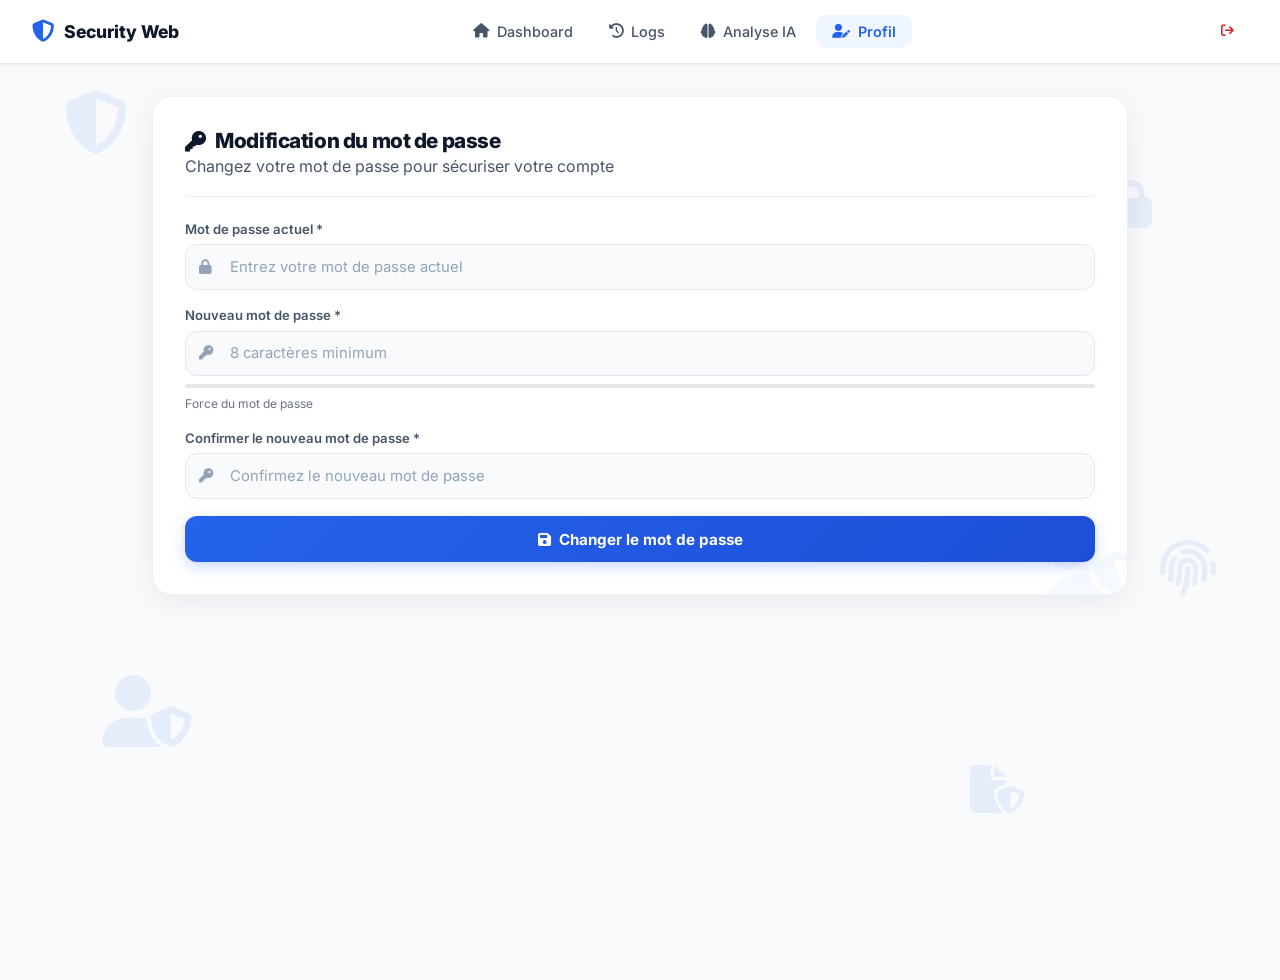
<file: profile.html>
<!DOCTYPE html>
<html lang="fr">
<head>
    <meta charset="UTF-8">
    <meta name="viewport" content="width=device-width, initial-scale=1.0">
    <title>Mon Profil — Security Web</title>
    <link rel="stylesheet" href="css/style.css">
    <link href="https://fonts.googleapis.com/css2?family=Inter:wght@300;400;500;600;700;800&display=swap" rel="stylesheet">
    <link rel="stylesheet" href="https://cdnjs.cloudflare.com/ajax/libs/font-awesome/6.4.0/css/all.min.css">
    <style>
        .profile-layout{min-height:calc(100vh - 64px);background:transparent;padding:2rem 0 5rem;position:relative;z-index:2}
        .security-bg{position:fixed;top:0;left:0;right:0;bottom:0;pointer-events:none;z-index:1;overflow:hidden;background:var(--bg)}
        .security-icon{position:absolute;opacity:0.08;color:var(--blue-600);animation:float 20s infinite ease-in-out}
        .security-icon:nth-child(1){top:10%;left:5%;font-size:4rem;animation-delay:0s}
        .security-icon:nth-child(2){top:20%;right:10%;font-size:3rem;animation-delay:3s}
        .security-icon:nth-child(3){top:40%;left:15%;font-size:5rem;animation-delay:6s}
        .security-icon:nth-child(4){top:60%;right:5%;font-size:3.5rem;animation-delay:9s}
        .security-icon:nth-child(5){top:75%;left:8%;font-size:4.5rem;animation-delay:12s}
        .security-icon:nth-child(6){top:30%;left:50%;font-size:2.5rem;animation-delay:15s}
        .security-icon:nth-child(7){top:85%;right:20%;font-size:3rem;animation-delay:18s}
        .security-icon:nth-child(8){top:50%;left:80%;font-size:4rem;animation-delay:5s}
        @keyframes float{0%,100%{transform:translateY(0) rotate(0deg)}50%{transform:translateY(-20px) rotate(5deg)}25%{transform:translateX(10px) rotate(-3deg)}75%{transform:translateX(-10px) rotate(3deg)}}
        
        .profile-container{max-width:1000px;margin:0 auto;padding:0 0.75rem;display:grid;grid-template-columns:1fr;gap:1.75rem}
        .profile-sidebar{display:flex;flex-direction:column;gap:1.1rem}
        .profile-card{background:#fff;border-radius:20px;padding:1.75rem 1.5rem;box-shadow:0 6px 30px rgba(15,23,42,0.07);border:1px solid rgba(0,0,0,0.05);text-align:center;position:relative;overflow:hidden;z-index:1}
        .card-watermark{position:absolute;bottom:-10px;right:-10px;font-size:5rem;opacity:0.04;transform:rotate(-15deg);pointer-events:none;z-index:0;color:var(--blue-600)}
        .profile-avatar{width:76px;height:76px;border-radius:50%;background:linear-gradient(135deg,var(--blue-500),var(--blue-700));color:#fff;display:flex;align-items:center;justify-content:center;font-size:1.9rem;font-weight:700;margin:0 auto 1rem;box-shadow:0 4px 16px rgba(37,99,235,0.25);position:relative;z-index:1}
        .profile-name{font-size:1.1rem;font-weight:800;color:var(--text);margin-bottom:0.2rem;position:relative;z-index:1}
        .profile-email{font-size:0.82rem;color:var(--text-soft);word-break:break-all;position:relative;z-index:1}
        .profile-meta{margin-top:1rem;padding-top:1rem;border-top:1px solid rgba(0,0,0,0.06);font-size:0.78rem;color:var(--text-xs);position:relative;z-index:1}
        
        .sidebar-nav{background:#fff;border-radius:18px;padding:0.75rem;box-shadow:0 6px 30px rgba(15,23,42,0.06);border:1px solid rgba(0,0,0,0.05)}
        .profile-sidebar{display:none}
        .sidebar-link{display:flex;align-items:center;gap:0.75rem;padding:0.7rem 1rem;border-radius:12px;color:var(--text-soft);font-size:0.88rem;font-weight:600;transition:all 0.18s;margin-bottom:0.2rem;text-decoration:none}
        .sidebar-link:hover,.sidebar-link.active{background:var(--blue-50);color:var(--blue-600)}
        .sidebar-link.danger{color:#dc2626}
        .sidebar-link.danger:hover{background:#fef2f2;color:#dc2626}
        
        .profile-main{background:#fff;border-radius:20px;padding:2rem;box-shadow:0 6px 30px rgba(15,23,42,0.07);border:1px solid rgba(0,0,0,0.05);position:relative;overflow:hidden;z-index:1}
        .profile-header{margin-bottom:1.5rem;padding-bottom:1rem;border-bottom:1px solid rgba(0,0,0,0.06);position:relative;z-index:1}
        .profile-header h1{font-size:1.3rem;font-weight:800;display:flex;align-items:center;gap:0.6rem;color:var(--blue-900)}
        .profile-summary{display:flex;flex-wrap:wrap;gap:0.5rem;margin:0.9rem 0 1.25rem}
        .profile-chip{display:inline-flex;align-items:center;gap:0.4rem;padding:0.42rem 0.75rem;border-radius:999px;background:var(--blue-50);color:var(--blue-700);font-size:0.8rem;font-weight:700;border:1px solid var(--blue-100)}
        .profile-chip.soft{background:#f8fafc;color:var(--text-soft);border-color:#e2e8f0}
        
        .alert{padding:0.8rem 1rem;border-radius:12px;font-size:0.85rem;margin-bottom:1.1rem;display:flex;align-items:center;gap:0.5rem;position:relative;z-index:1}
        .form-group{margin-bottom:1.1rem;position:relative;z-index:1}
        .form-row{display:grid;grid-template-columns:1fr 1fr;gap:1.1rem}
        .form-input{width:100%;padding:0.8rem 1rem 0.8rem 2.75rem;border:1px solid #e2e8f0;border-radius:12px;background:#f8fafc;font-size:0.93rem;transition:all 0.2s ease;box-sizing:border-box}
        .btn-submit{width:100%;padding:0.85rem;border-radius:12px;background:linear-gradient(135deg,var(--blue-600),var(--blue-700));box-shadow:0 4px 14px rgba(37,99,235,0.25);color:#fff;font-size:0.95rem;font-weight:700;cursor:pointer;transition:all 0.2s ease;display:flex;align-items:center;justify-content:center;gap:0.5rem;border:none;position:relative;z-index:1}
        
        .validation-message{font-size:0.75rem;margin-top:0.25rem;display:none}
        .validation-message.error{color:#dc2626;display:block}
        .validation-message.success{color:#16a34a;display:block}
        
        .password-strength{margin-top:0.5rem}
        .strength-bar{height:4px;background:#e5e7eb;border-radius:2px;margin-bottom:0.25rem;overflow:hidden}
        .strength-bar::before{content:'';height:100%;width:0%;transition:all 0.3s ease;border-radius:2px}
        .strength-text{font-size:0.75rem;color:#6b7280}
        .strength-weak::before{width:33%;background:#dc2626}
        .strength-medium::before{width:66%;background:#f59e0b}
        .strength-strong::before{width:100%;background:#16a34a}
        
        @media(max-width:900px){.profile-layout{padding:1rem 0 6rem}.profile-container{grid-template-columns:1fr;padding:0 0.5rem;gap:1rem}.profile-sidebar{display:block}.profile-main{padding:1.25rem}.form-row{grid-template-columns:1fr}.profile-summary{margin-top:0.75rem}}
    </style>
</head>
<body class="has-nav">

    <nav class="nav">
        <div class="nav-inner">
            <div class="nav-logo"><i class="fa-solid fa-shield-halved"></i> Security Web</div>
            <div class="nav-links">
                <a href="dashboard.html" class="nav-link" id="nav-dashboard"><i class="fa-solid fa-house"></i> Dashboard</a>
                <a href="auth-logs.html" class="nav-link" id="nav-logs"><i class="fa-solid fa-clock-rotate-left"></i> Logs</a>
                <a href="ai-analysis.html" class="nav-link" id="nav-ai"><i class="fa-solid fa-brain"></i> Analyse IA</a>
                <a href="profile.html" class="nav-link active" id="nav-profile"><i class="fa-solid fa-user-pen"></i> Profil</a>
            </div>
            <div class="nav-user" style="display:flex;align-items:center;gap:1rem;">
                <span class="nav-email" id="navUserEmail"></span>
                <button onclick="logout()" class="btn btn-ghost btn-sm" style="color:var(--red);"><i class="fa-solid fa-arrow-right-from-bracket"></i></button>
            </div>
        </div>
    </nav>

    <div class="security-bg">
        <i class="fa-solid fa-shield-halved security-icon"></i>
        <i class="fa-solid fa-lock security-icon"></i>
        <i class="fa-solid fa-key security-icon"></i>
        <i class="fa-solid fa-fingerprint security-icon"></i>
        <i class="fa-solid fa-user-shield security-icon"></i>
        <i class="fa-solid fa-shield-virus security-icon"></i>
        <i class="fa-solid fa-file-shield security-icon"></i>
        <i class="fa-solid fa-server security-icon"></i>
    </div>

    <section class="profile-layout">
        <div class="profile-container">
            <aside class="profile-sidebar">
                <div class="profile-card">
                    <i class="fa-solid fa-id-card card-watermark"></i>
                    <div class="profile-avatar" id="userAvatar">U</div>
                    <div class="profile-name" id="sidebarName">Utilisateur</div>
                    <div class="profile-email" id="sidebarEmail"></div>
                    <div class="profile-meta">Groupe <strong id="sidebarGroup">Utilisateur</strong></div>
                    <div class="profile-meta">Membre depuis <span id="memberSince">—</span></div>
                </div>
                <nav class="sidebar-nav">
                    <a href="dashboard.html" class="sidebar-link"><i class="fa-solid fa-house"></i> Dashboard</a>
                    <a href="auth-logs.html" class="sidebar-link"><i class="fa-solid fa-clock-rotate-left"></i> Logs</a>
                    <a href="ai-analysis.html" class="sidebar-link"><i class="fa-solid fa-brain"></i> Analyse IA</a>
                    <a href="profile.html" class="sidebar-link active"><i class="fa-solid fa-user-pen"></i> Profil</a>
                    <a href="#" onclick="logout();return false;" class="sidebar-link danger"><i class="fa-solid fa-arrow-right-from-bracket"></i> Déconnexion</a>
                </nav>
            </aside>

            <main class="profile-main">
                <i class="fa-solid fa-user-shield card-watermark"></i>
                <div class="profile-header">
                    <h1><i class="fa-solid fa-key"></i> Modification du mot de passe</h1>
                    <p>Changez votre mot de passe pour sécuriser votre compte</p>
                </div>

                <div id="profileError" class="alert alert-error" style="display:none;"></div>
                <div id="profileSuccess" class="alert alert-success" style="display:none;"></div>

                <form id="passwordForm">
                    <div class="form-group">
                        <label class="form-label">Mot de passe actuel *</label>
                        <div class="input-wrap">
                            <i class="fa-solid fa-lock"></i>
                            <input type="password" class="form-input" id="currentPassword" placeholder="Entrez votre mot de passe actuel" required>
                            <div class="validation-message" id="currentPasswordError"></div>
                        </div>
                    </div>
                    <div class="form-group">
                        <label class="form-label">Nouveau mot de passe *</label>
                        <div class="input-wrap">
                            <i class="fa-solid fa-key"></i>
                            <input type="password" class="form-input" id="newPassword" placeholder="8 caractères minimum" required minlength="8">
                            <div class="validation-message" id="newPasswordError"></div>
                        </div>
                        <div class="password-strength" id="passwordStrength">
                            <div class="strength-bar"></div>
                            <span class="strength-text">Force du mot de passe</span>
                        </div>
                    </div>
                    <div class="form-group">
                        <label class="form-label">Confirmer le nouveau mot de passe *</label>
                        <div class="input-wrap">
                            <i class="fa-solid fa-key"></i>
                            <input type="password" class="form-input" id="confirmPassword" placeholder="Confirmez le nouveau mot de passe" required minlength="8">
                            <div class="validation-message" id="confirmPasswordError"></div>
                        </div>
                    </div>

                    <button type="submit" class="btn-submit" id="changePasswordBtn">
                        <i class="fa-solid fa-floppy-disk"></i> Changer le mot de passe
                    </button>
                </form>
            </main>
        </div>
    </section>

    <nav class="bottom-nav">
        <div class="bottom-nav-inner">
            <a href="dashboard.html" class="bottom-nav-item" id="bnav-dashboard"><i class="fa-solid fa-house"></i><span>Accueil</span></a>
            <a href="auth-logs.html" class="bottom-nav-item" id="bnav-logs"><i class="fa-solid fa-clock-rotate-left"></i><span>Logs</span></a>
            <a href="ai-analysis.html" class="bottom-nav-item" id="bnav-ai"><i class="fa-solid fa-brain"></i><span>IA</span></a>
            <a href="profile.html" class="bottom-nav-item active" id="bnav-profile"><i class="fa-solid fa-user"></i><span>Profil</span></a>
            <a href="#" onclick="logout();return false;" class="bottom-nav-item" style="color:var(--red)"><i class="fa-solid fa-arrow-right-from-bracket"></i><span>Déco</span></a>
        </div>
    </nav>

    <script src="js/common.js"></script>
    <script>
        const API_BASE = 'https://camelis-dg-back.onrender.com';
        const token = localStorage.getItem('token');
        if (!token) window.location.href = 'login.html';

        function getProfileUser() {
            return normalizeUser(JSON.parse(localStorage.getItem('user') || '{}'));
        }

        function renderProfile(user) {
            const firstName = user.first_name || '';
            const lastName = user.last_name || '';
            const fullName = (firstName && lastName) ? `${firstName} ${lastName}` : firstName || lastName || 'Utilisateur';
            const initials = ((firstName[0] || '') + (lastName[0] || '')).toUpperCase() || 'U';
            const group = user.group || 'Utilisateur';

            document.getElementById('navUserEmail').textContent = user.email || '';
            document.getElementById('userAvatar').textContent = initials;
            document.getElementById('sidebarName').textContent = fullName;
            document.getElementById('sidebarEmail').textContent = user.email || '';
            document.getElementById('sidebarGroup').textContent = group;
            document.getElementById('memberSince').textContent = user.created_at ? new Date(user.created_at).toLocaleDateString('fr-FR') : new Date().toLocaleDateString('fr-FR');
            document.getElementById('summaryName').textContent = fullName;
            document.getElementById('summaryGroup').textContent = group;
            document.getElementById('summaryEmail').textContent = user.email || '';
            document.getElementById('firstName').value = firstName;
            document.getElementById('lastName').value = lastName;
            document.getElementById('email').value = user.email || '';
        }

        function logout() { localStorage.removeItem('token'); localStorage.removeItem('user'); window.location.href = 'login.html'; }
        function confirmLogout() { if (confirm('Déconnecter ?')) logout(); }

        (async () => {
            await hydrateUserProfile();
            const user = getProfileUser();
            document.getElementById('navUserEmail').textContent = user.email || '';
            document.getElementById('userAvatar').textContent = ((user.first_name?.[0] || '') + (user.last_name?.[0] || '')).toUpperCase() || 'U';
            document.getElementById('sidebarName').textContent = (user.first_name && user.last_name) ? `${user.first_name} ${user.last_name}` : user.first_name || user.last_name || 'Utilisateur';
            document.getElementById('sidebarEmail').textContent = user.email || '';
            document.getElementById('sidebarGroup').textContent = user.group || 'Utilisateur';
            document.getElementById('memberSince').textContent = user.created_at ? new Date(user.created_at).toLocaleDateString('fr-FR') : new Date().toLocaleDateString('fr-FR');
        })();
        
        // Validation en temps réel
        function validatePasswordStrength(password) {
            const strengthBar = document.querySelector('.strength-bar');
            const strengthText = document.querySelector('.strength-text');
            
            let strength = 0;
            if (password.length >= 8) strength++;
            if (password.length >= 12) strength++;
            if (/[a-z]/.test(password) && /[A-Z]/.test(password)) strength++;
            if (/[0-9]/.test(password)) strength++;
            if (/[^a-zA-Z0-9]/.test(password)) strength++;
            
            strengthBar.className = 'strength-bar';
            if (strength <= 2) {
                strengthBar.classList.add('strength-weak');
                strengthText.textContent = 'Mot de passe faible';
                strengthText.style.color = '#dc2626';
            } else if (strength <= 3) {
                strengthBar.classList.add('strength-medium');
                strengthText.textContent = 'Mot de passe moyen';
                strengthText.style.color = '#f59e0b';
            } else {
                strengthBar.classList.add('strength-strong');
                strengthText.textContent = 'Mot de passe fort';
                strengthText.style.color = '#16a34a';
            }
        }
        
        function validatePasswords() {
            const currentPassword = document.getElementById('currentPassword').value;
            const newPassword = document.getElementById('newPassword').value;
            const confirmPassword = document.getElementById('confirmPassword').value;
            
            const currentError = document.getElementById('currentPasswordError');
            const newError = document.getElementById('newPasswordError');
            const confirmError = document.getElementById('confirmPasswordError');
            
            // Validation mot de passe actuel
            if (currentPassword && currentPassword.length < 1) {
                currentError.textContent = 'Veuillez entrer votre mot de passe actuel';
                currentError.className = 'validation-message error';
            } else {
                currentError.textContent = '';
                currentError.className = 'validation-message';
            }
            
            // Validation nouveau mot de passe
            if (newPassword) {
                if (newPassword.length < 8) {
                    newError.textContent = 'Minimum 8 caractères requis';
                    newError.className = 'validation-message error';
                } else if (newPassword === currentPassword) {
                    newError.textContent = 'Le nouveau mot de passe doit être différent de l\'actuel';
                    newError.className = 'validation-message error';
                } else {
                    newError.textContent = '✓ Format valide';
                    newError.className = 'validation-message success';
                }
                validatePasswordStrength(newPassword);
            } else {
                newError.textContent = '';
                newError.className = 'validation-message';
                document.querySelector('.strength-bar').className = 'strength-bar';
                document.querySelector('.strength-text').textContent = 'Force du mot de passe';
                document.querySelector('.strength-text').style.color = '#6b7280';
            }
            
            // Validation confirmation
            if (confirmPassword) {
                if (confirmPassword !== newPassword) {
                    confirmError.textContent = 'Les mots de passe ne correspondent pas';
                    confirmError.className = 'validation-message error';
                } else {
                    confirmError.textContent = '✓ Les mots de passe correspondent';
                    confirmError.className = 'validation-message success';
                }
            } else {
                confirmError.textContent = '';
                confirmError.className = 'validation-message';
            }
        }
        
        // Écouteurs d'événements pour la validation en temps réel
        document.getElementById('currentPassword').addEventListener('input', validatePasswords);
        document.getElementById('newPassword').addEventListener('input', validatePasswords);
        document.getElementById('confirmPassword').addEventListener('input', validatePasswords);

        document.getElementById('passwordForm').addEventListener('submit', async (e) => {
            e.preventDefault();
            const btn = document.getElementById('changePasswordBtn');
            const errDiv = document.getElementById('profileError');
            const okDiv = document.getElementById('profileSuccess');
            
            const currentPassword = document.getElementById('currentPassword').value;
            const newPassword = document.getElementById('newPassword').value;
            const confirmPassword = document.getElementById('confirmPassword').value;
            
            // Validation finale avant envoi
            if (!currentPassword) {
                errDiv.innerHTML = '<i class="fa-solid fa-triangle-exclamation"></i> Veuillez entrer votre mot de passe actuel';
                errDiv.style.display = 'flex';
                return;
            }
            
            if (newPassword.length < 8) {
                errDiv.innerHTML = '<i class="fa-solid fa-triangle-exclamation"></i> Le mot de passe doit faire au moins 8 caractères';
                errDiv.style.display = 'flex';
                return;
            }
            
            if (newPassword === currentPassword) {
                errDiv.innerHTML = '<i class="fa-solid fa-triangle-exclamation"></i> Le nouveau mot de passe doit être différent de l\'actuel';
                errDiv.style.display = 'flex';
                return;
            }
            
            if (newPassword !== confirmPassword) {
                errDiv.innerHTML = '<i class="fa-solid fa-triangle-exclamation"></i> Les mots de passe ne correspondent pas';
                errDiv.style.display = 'flex';
                return;
            }
            
            errDiv.style.display = 'none'; 
            okDiv.style.display = 'none';
            btn.disabled = true;
            btn.innerHTML = '<span class="spinner"></span> Modification...';
            
            try {
                const res = await fetch(`${API_BASE}/auth/update-profile`, {
                    method: 'POST',
                    headers: { 'Authorization': `Bearer ${token}`, 'Content-Type': 'application/json' },
                    body: JSON.stringify({
                        current_password: currentPassword,
                        new_password: newPassword
                    })
                });
                const result = await res.json();
                if (res.ok) {
                    okDiv.innerHTML = '<i class="fa-solid fa-circle-check"></i> Mot de passe modifié avec succès !';
                    okDiv.style.display = 'flex';
                    // Vider le formulaire
                    document.getElementById('currentPassword').value = '';
                    document.getElementById('newPassword').value = '';
                    document.getElementById('confirmPassword').value = '';
                } else {
                    errDiv.innerHTML = `<i class="fa-solid fa-triangle-exclamation"></i> ${result.detail || 'Erreur lors de la modification du mot de passe'}`;
                    errDiv.style.display = 'flex';
                }
            } catch (error) {
                errDiv.innerHTML = '<i class="fa-solid fa-triangle-exclamation"></i> Erreur serveur';
                errDiv.style.display = 'flex';
            }
            btn.disabled = false;
            btn.innerHTML = '<i class="fa-solid fa-floppy-disk"></i> Changer le mot de passe';
        });
    </script>
</body>
</html>
</file>
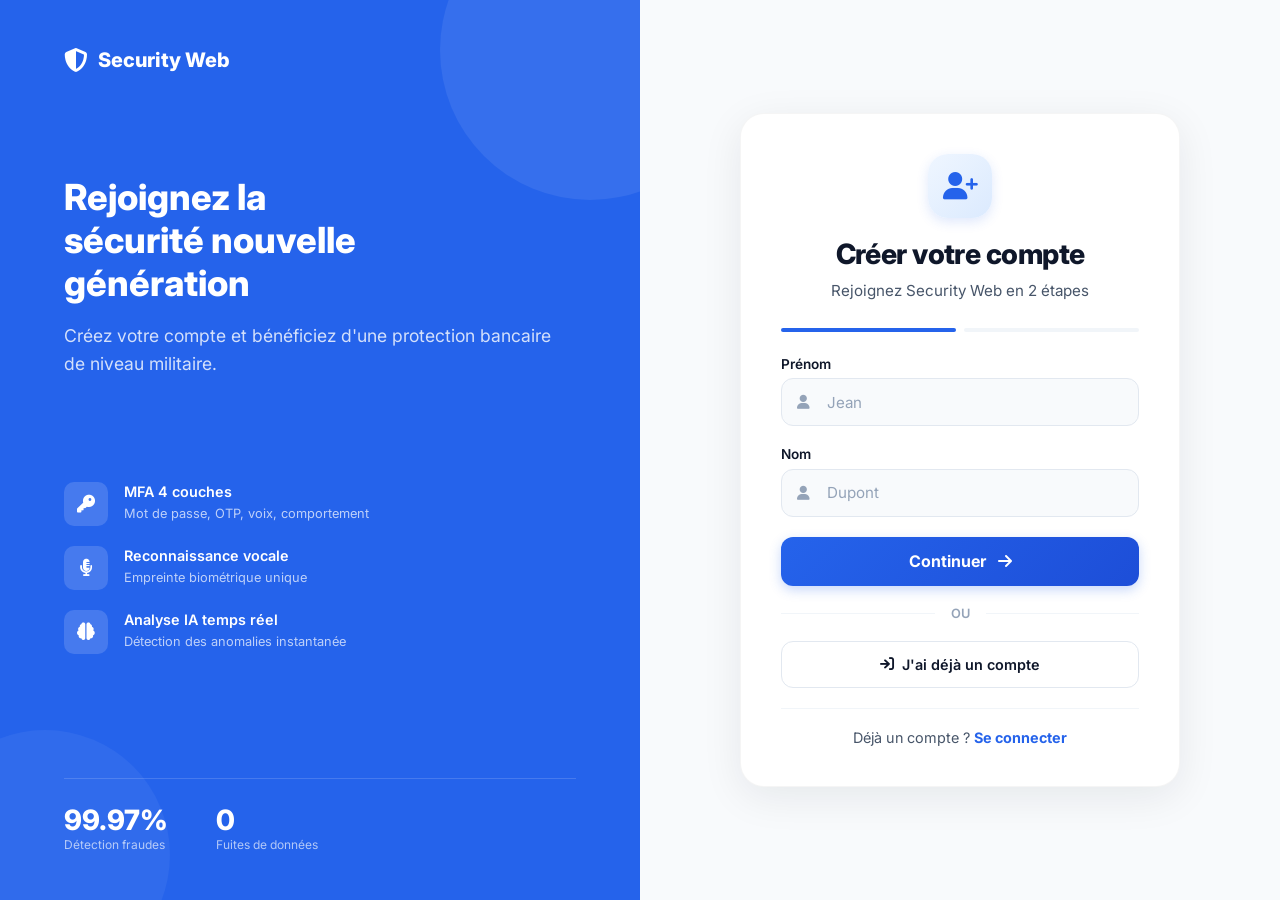
<file: register.html>
<!DOCTYPE html>
<html lang="fr">
<head>
    <meta charset="UTF-8">
    <meta name="viewport" content="width=device-width, initial-scale=1.0">
    <title>Inscription - Security Web</title>
    <meta name="description" content="Créez votre compte Security Web - Authentification bancaire sécurisée">
    <link rel="stylesheet" href="css/style.css">
    <link href="https://fonts.googleapis.com/css2?family=Inter:wght@300;400;500;600;700;800&display=swap" rel="stylesheet">
    <link rel="stylesheet" href="https://cdnjs.cloudflare.com/ajax/libs/font-awesome/6.4.0/css/all.min.css">
    <style>
        .auth-split { min-height:100vh; display:grid; grid-template-columns:1fr 1fr; }
        .auth-split-left {
            background:var(--blue-600); padding:3rem 4rem;
            display:flex; flex-direction:column; justify-content:space-between;
            position:relative; overflow:hidden; color:#fff;
        }
        .auth-split-left::before {
            content:''; position:absolute; top:-100px; right:-100px;
            width:300px; height:300px; border-radius:50%; background:rgba(255,255,255,0.08);
        }
        .auth-split-left::after {
            content:''; position:absolute; bottom:-80px; left:-80px;
            width:250px; height:250px; border-radius:50%; background:rgba(255,255,255,0.05);
        }
        .auth-split-logo { display:flex; align-items:center; gap:0.65rem; font-weight:800; font-size:1.25rem; position:relative; z-index:1; }
        .auth-split-logo i { font-size:1.5rem; }
        .auth-split-hero { position:relative; z-index:1; }
        .auth-split-hero h2 { color:#fff; font-size:2.25rem; font-weight:800; margin-bottom:1rem; }
        .auth-split-hero p { color:rgba(255,255,255,0.8); font-size:1.1rem; line-height:1.6; }
        .auth-split-features { position:relative; z-index:1; }
        .auth-split-feat { display:flex; align-items:center; gap:1rem; margin-bottom:1.25rem; }
        .auth-split-feat i {
            width:44px; height:44px; border-radius:var(--radius);
            background:rgba(255,255,255,0.15); display:flex; align-items:center; justify-content:center;
            font-size:1.1rem; flex-shrink:0;
        }
        .auth-split-feat div h4 { color:#fff; font-size:0.9rem; margin-bottom:0.2rem; }
        .auth-split-feat div p { color:rgba(255,255,255,0.7); font-size:0.8rem; margin:0; }
        .auth-split-stats {
            display:flex; gap:3rem; padding-top:1.5rem; border-top:1px solid rgba(255,255,255,0.15);
            position:relative; z-index:1;
        }
        .auth-split-stat .num { font-size:1.75rem; font-weight:800; color:#fff; }
        .auth-split-stat .lbl { font-size:0.75rem; color:rgba(255,255,255,0.65); }
        .auth-split-right {
            display:flex; align-items:center; justify-content:center;
            padding:3rem; background:var(--bg);
        }
        .auth-box { 
            width:100%; max-width:440px; 
            background: #ffffff;
            padding: 2.5rem;
            border-radius: 24px;
            box-shadow: 0 10px 40px rgba(15, 23, 42, 0.08);
            border: 1px solid rgba(0,0,0,0.04);
        }
        .auth-box-header { text-align:center; margin-bottom:1.5rem; }
        .auth-box-header .logo-mobile {
            display: none;
            align-items: center; justify-content: center; gap: 0.5rem;
            font-weight: 800; font-size: 1.25rem; color: var(--blue-900);
            margin-bottom: 1.5rem;
        }
        .auth-box-header .logo-mobile i {
            font-size: 1.5rem; color: var(--blue-600);
        }
        .auth-box-header .icon-main {
            width:64px; height:64px; border-radius:20px;
            background:linear-gradient(135deg, var(--blue-50), var(--blue-100)); color:var(--blue-600);
            display:flex; align-items:center; justify-content:center;
            font-size:1.75rem; margin:0 auto 1.25rem;
            box-shadow: 0 4px 12px rgba(37, 99, 235, 0.15);
        }
        .auth-box-header h1 { font-size:1.75rem; font-weight:800; margin-bottom:0.5rem; color: var(--blue-900); letter-spacing:-0.02em; }
        .auth-box-header p { color:var(--text-soft); font-size:0.95rem; }
        .auth-steps { display:flex; gap:0.5rem; margin-bottom:1.5rem; }
        .auth-step { flex:1; height:4px; background:var(--bg-soft); border-radius:100px; transition:background var(--t); }
        .auth-step.active { background:var(--blue-600); }
        .auth-step.completed { background:var(--green); }
        .auth-form-compact .form-group { margin-bottom:1.25rem; }
        .auth-form-compact .form-label { font-size:0.85rem; font-weight:600; margin-bottom:0.4rem; color:var(--text); }
        .auth-form-compact .form-input { 
            padding:0.85rem 1rem 0.85rem 2.8rem; font-size:0.95rem; 
            border: 1px solid #e2e8f0; border-radius: 12px;
            background: #f8fafc; transition: all 0.2s ease;
        }
        .auth-form-compact .form-input:focus {
            background: #ffffff; border-color: var(--blue-400); box-shadow: 0 0 0 4px var(--blue-50);
        }
        .auth-form-compact .input-wrap > i { left:1rem; font-size:0.9rem; color:var(--text-xs); }
        .auth-form-compact .btn-submit { 
            padding:0.9rem; font-size:1rem; margin-top:0.5rem; border-radius: 12px;
            background: linear-gradient(135deg, var(--blue-600), var(--blue-700));
            box-shadow: 0 4px 12px rgba(37, 99, 235, 0.25);
        }
        .auth-form-compact .btn-submit:hover {
            transform: translateY(-2px);
            box-shadow: 0 6px 16px rgba(37, 99, 235, 0.35);
        }
        .auth-form-compact .password-hint { font-size:0.75rem; color:var(--text-xs); margin-top:0.3rem; }
        .auth-form-compact .password-strength { height:4px; background:var(--bg-soft); border-radius:100px; margin-top:0.5rem; overflow:hidden; }
        .auth-form-compact .password-strength-bar { height:100%; width:0; transition:all 0.3s ease; border-radius:100px; }
        .auth-form-compact .password-strength-bar.weak { width:33%; background:var(--red); }
        .auth-form-compact .password-strength-bar.medium { width:66%; background:var(--amber); }
        .auth-form-compact .password-strength-bar.strong { width:100%; background:var(--green); }
        .auth-form-step { display:none; }
        .auth-form-step.active { display:block; animation:fadeIn 0.3s ease; }
        @keyframes fadeIn { from { opacity:0; transform:translateY(10px); } to { opacity:1; transform:translateY(0); } }
        .auth-nav-btns { display:flex; gap:0.75rem; margin-top:1rem; }
        .auth-nav-btns .btn { flex:1; }
        .auth-nav-btns .btn-prev { background:var(--bg-soft); color:var(--text-soft); border-radius:12px; }
        .auth-nav-btns .btn-prev:hover { background:var(--blue-100); color:var(--blue-700); }
        .auth-divider { display:flex; align-items:center; gap:1rem; margin:1.25rem 0; color:var(--text-xs); font-size:0.8rem; text-transform:uppercase; font-weight:600; }
        .auth-divider::before, .auth-divider::after { content:''; flex:1; height:1px; background:var(--bg-soft); }
        .auth-footer-box { text-align:center; margin-top:1.25rem; padding-top:1.25rem; border-top:1px solid var(--bg-soft); font-size:0.9rem; color:var(--text-soft); }
        .auth-footer-box a { color:var(--blue-600); font-weight:700; }
        .btn-ghost-border { 
            border: 1px solid #e2e8f0; border-radius: 12px; color: var(--text);
            padding: 0.9rem; transition: all 0.2s ease; font-weight: 600;
        }
        .btn-ghost-border:hover {
            background: var(--bg-soft); border-color: #cbd5e1;
        }
        @media(max-width:900px) {
            .auth-split { grid-template-columns:1fr; }
            .auth-split-left { display:none; }
            .auth-split-right { padding:1.5rem; min-height:100vh; align-items:center; }
            .auth-box { padding: 2rem 1.5rem; max-width:100%; border-radius: 20px; box-shadow: 0 8px 30px rgba(15, 23, 42, 0.06); }
            .auth-box-header .logo-mobile { display: flex; }
            .auth-box-header h1 { font-size: 1.5rem; }
            .auth-box-header .icon-main { width: 56px; height: 56px; font-size: 1.5rem; margin-bottom: 1rem; }
        }
    </style>
</head>
<body>
    <div class="auth-split">
        <!-- Left Panel -->
        <div class="auth-split-left">
            <div class="auth-split-logo">
                <i class="fa-solid fa-shield-halved"></i>
                Security Web
            </div>
            <div class="auth-split-hero">
                <h2>Rejoignez la<br>sécurité nouvelle<br>génération</h2>
                <p>Créez votre compte et bénéficiez d'une protection bancaire de niveau militaire.</p>
            </div>
            <div class="auth-split-features">
                <div class="auth-split-feat">
                    <i class="fa-solid fa-key"></i>
                    <div>
                        <h4>MFA 4 couches</h4>
                        <p>Mot de passe, OTP, voix, comportement</p>
                    </div>
                </div>
                <div class="auth-split-feat">
                    <i class="fa-solid fa-microphone-lines"></i>
                    <div>
                        <h4>Reconnaissance vocale</h4>
                        <p>Empreinte biométrique unique</p>
                    </div>
                </div>
                <div class="auth-split-feat">
                    <i class="fa-solid fa-brain"></i>
                    <div>
                        <h4>Analyse IA temps réel</h4>
                        <p>Détection des anomalies instantanée</p>
                    </div>
                </div>
            </div>
            <div class="auth-split-stats">
                <div class="auth-split-stat">
                    <div class="num">99.97%</div>
                    <div class="lbl">Détection fraudes</div>
                </div>
                <div class="auth-split-stat">
                    <div class="num">0</div>
                    <div class="lbl">Fuites de données</div>
                </div>
            </div>
        </div>

        <!-- Right Panel -->
        <div class="auth-split-right">
            <div class="auth-box">
                <div class="auth-box-header">
                    <div class="logo-mobile">
                        <i class="fa-solid fa-shield-halved"></i>
                        Security Web
                    </div>
                    <i class="fa-solid fa-user-plus icon-main"></i>
                    <h1>Créer votre compte</h1>
                    <p>Rejoignez Security Web en 2 étapes</p>
                </div>

                <div class="auth-steps">
                    <div class="auth-step active" id="stepInd1"></div>
                    <div class="auth-step" id="stepInd2"></div>
                </div>

                <form class="auth-form-compact" id="registerForm">
                    <div id="registerError" class="alert alert-error" style="display:none;"></div>

                    <!-- Step 1: Identity -->
                    <div class="auth-form-step active" id="step1">
                        <div class="form-group">
                            <label class="form-label">Prénom</label>
                            <div class="input-wrap">
                                <i class="fa-solid fa-user"></i>
                                <input type="text" class="form-input" id="firstName" placeholder="Jean" required>
                            </div>
                        </div>
                        <div class="form-group">
                            <label class="form-label">Nom</label>
                            <div class="input-wrap">
                                <i class="fa-solid fa-user"></i>
                                <input type="text" class="form-input" id="lastName" placeholder="Dupont" required>
                            </div>
                        </div>
                        <button type="button" class="btn btn-submit" onclick="goToStep(2)">
                            <span>Continuer</span>
                            <i class="fa-solid fa-arrow-right"></i>
                        </button>
                    </div>

                    <!-- Step 2: Email & Password -->
                    <div class="auth-form-step" id="step2">
                        <div class="form-group">
                            <label class="form-label">Email</label>
                            <div class="input-wrap">
                                <i class="fa-solid fa-envelope"></i>
                                <input type="email" class="form-input" id="email" placeholder="jean.dupont@email.com" required>
                            </div>
                        </div>
                        <div class="form-group">
                            <label class="form-label">Mot de passe</label>
                            <div class="input-wrap">
                                <i class="fa-solid fa-lock"></i>
                                <input type="password" class="form-input with-eye" id="password" placeholder="8 caractères minimum" required minlength="8">
                                <button type="button" class="password-toggle" id="togglePassword" aria-label="Afficher/masquer le mot de passe">
                                    <i class="fa-solid fa-eye"></i>
                                </button>
                            </div>
                            <div class="password-strength"><div class="password-strength-bar" id="strengthBar"></div></div>
                            <p class="password-hint">Minimum 8 caractères avec lettres et chiffres</p>
                        </div>
                        <div class="form-group">
                            <label class="form-label">Confirmer le mot de passe</label>
                            <div class="input-wrap">
                                <i class="fa-solid fa-lock"></i>
                                <input type="password" class="form-input with-eye" id="confirmPassword" placeholder="Répétez votre mot de passe" required>
                                <button type="button" class="password-toggle" id="toggleConfirmPassword" aria-label="Afficher/masquer le mot de passe">
                                    <i class="fa-solid fa-eye"></i>
                                </button>
                            </div>
                            <p class="password-hint" id="matchHint" style="color:var(--red);display:none;">Les mots de passe ne correspondent pas</p>
                        </div>
                        <div class="auth-nav-btns">
                            <button type="button" class="btn btn-prev" onclick="goToStep(1)">
                                <i class="fa-solid fa-arrow-left"></i>
                                Retour
                            </button>
                            <button type="button" class="btn btn-submit" id="btnStep2" onclick="goToStep(3)">
                                <span>Continuer</span>
                                <i class="fa-solid fa-arrow-right"></i>
                            </button>
                        </div>
                    </div>

                </form>

                <div class="auth-divider">ou</div>

                <a href="login.html" class="btn btn-ghost-border" style="width:100%;justify-content:center;">
                    <i class="fa-solid fa-arrow-right-to-bracket"></i>
                    J'ai déjà un compte
                </a>

                <div class="auth-footer-box">
                    Déjà un compte ? <a href="login.html">Se connecter</a>
                </div>
            </div>
        </div>
    </div>

    <script>
        const API_BASE = 'https://camelis-dg-back.onrender.com';
        let currentStep = 1;
        let registeredEmail = '';
        
        async function goToStep(step) {
            if (step === 2) {
                const firstName = document.getElementById('firstName').value.trim();
                const lastName = document.getElementById('lastName').value.trim();
                if (!firstName || !lastName) {
                    showError('Veuillez remplir tous les champs');
                    return;
                }
            }
            if (step === 3) {
                const email = document.getElementById('email').value.trim();
                const password = document.getElementById('password').value;
                const confirm = document.getElementById('confirmPassword').value;
                if (!email || !password || !confirm) {
                    showError('Veuillez remplir tous les champs');
                    return;
                }
                if (password !== confirm) {
                    showError('Les mots de passe ne correspondent pas');
                    return;
                }
                if (password.length < 8) {
                    showError('Le mot de passe doit faire au moins 8 caractères');
                    return;
                }
                
                // Créer l'utilisateur et rediriger vers la page OTP
                const btn = document.getElementById('btnStep2');
                btn.disabled = true;
                btn.innerHTML = '<span class="spinner"></span> Création...';
                
                try {
                    const firstName = document.getElementById('firstName').value.trim();
                    const lastName = document.getElementById('lastName').value.trim();
                    
                    // 1. Créer l'utilisateur
                    const regResponse = await fetch(`${API_BASE}/auth/register`, {
                        method: 'POST',
                        headers: { 'Content-Type': 'application/json' },
                        body: JSON.stringify({
                            email: email,
                            password: password,
                            first_name: firstName,
                            last_name: lastName
                        })
                    });
                    
                    if (!regResponse.ok) {
                        const error = await regResponse.json();
                        throw new Error(error.detail || 'Erreur lors de la création du compte');
                    }
                    
                    // Sauvegarder l'email pour la page OTP
                    localStorage.setItem('pendingEmail', email);
                    
                    // 2. Envoyer l'OTP
                    const otpResponse = await fetch(`${API_BASE}/auth/request-otp`, {
                        method: 'POST',
                        headers: { 'Content-Type': 'application/json' },
                        body: JSON.stringify({ email: email })
                    });
                    
                    if (!otpResponse.ok) {
                        throw new Error('Erreur lors de l\'envoi du code OTP');
                    }
                    
                    // Rediriger vers la page de vérification OTP
                    window.location.href = 'otp-verify.html';
                    return;
                    
                } catch (error) {
                    showError(error.message);
                    btn.disabled = false;
                    btn.innerHTML = '<span>Continuer</span><i class="fa-solid fa-arrow-right"></i>';
                    return;
                }
            }
            
            document.querySelectorAll('.auth-form-step').forEach(s => s.classList.remove('active'));
            document.getElementById('step' + step).classList.add('active');
            document.querySelectorAll('.auth-step').forEach((s, i) => {
                s.classList.remove('active', 'completed');
                if (i + 1 < step) s.classList.add('completed');
                else if (i + 1 === step) s.classList.add('active');
            });
            currentStep = step;
            hideError();
        }
        
        
        function showError(msg) {
            const err = document.getElementById('registerError');
            err.textContent = msg;
            err.style.display = 'flex';
        }
        function hideError() {
            document.getElementById('registerError').style.display = 'none';
        }

        // Toggle password visibility
        document.getElementById('togglePassword').addEventListener('click', function() {
            const input = document.getElementById('password');
            const icon = this.querySelector('i');
            input.type = input.type === 'password' ? 'text' : 'password';
            icon.classList.toggle('fa-eye');
            icon.classList.toggle('fa-eye-slash');
        });

        document.getElementById('toggleConfirmPassword').addEventListener('click', function() {
            const input = document.getElementById('confirmPassword');
            const icon = this.querySelector('i');
            input.type = input.type === 'password' ? 'text' : 'password';
            icon.classList.toggle('fa-eye');
            icon.classList.toggle('fa-eye-slash');
        });

        // Password strength indicator
        document.getElementById('password').addEventListener('input', function() {
            const bar = document.getElementById('strengthBar');
            const val = this.value;
            bar.className = 'password-strength-bar';
            if (val.length >= 8 && /[0-9]/.test(val) && /[a-zA-Z]/.test(val)) {
                if (/[^a-zA-Z0-9]/.test(val)) bar.classList.add('strong');
                else bar.classList.add('medium');
            } else if (val.length >= 6) {
                bar.classList.add('weak');
            }
        });

        // Password match check
        document.getElementById('confirmPassword').addEventListener('input', function() {
            const pwd = document.getElementById('password').value;
            const hint = document.getElementById('matchHint');
            if (this.value && this.value !== pwd) hint.style.display = 'block';
            else hint.style.display = 'none';
        });
    </script>
</body>
</html>
</file>
<file: css/style.css>
/* =============================================
   SECURITY WEB — Light Premium, Blue Theme
   ============================================= */
:root {
  --blue-900: #0f172a;
  --blue-800: #1e3a5f;
  --blue-700: #1d4ed8;
  --blue-600: #2563eb;
  --blue-500: #3b82f6;
  --blue-400: #60a5fa;
  --blue-100: #dbeafe;
  --blue-50:  #eff6ff;

  --bg:       #f8fafc;
  --bg-card:  #ffffff;
  --bg-soft:  #f1f5f9;

  --text:     #0f172a;
  --text-soft:#475569;
  --text-xs:  #94a3b8;

  --green:  #059669;
  --red:    #dc2626;
  --amber:  #d97706;
  --green-bg:#ecfdf5;
  --red-bg:  #fef2f2;

  --shadow-sm: 0 1px 3px rgba(0,0,0,0.06);
  --shadow:    0 4px 16px rgba(15,23,42,0.08);
  --shadow-lg: 0 12px 40px rgba(15,23,42,0.12);

  --radius:    10px;
  --radius-lg: 16px;
  --font: 'Inter', system-ui, sans-serif;
  --t: 0.2s ease;
}

*, *::before, *::after { margin:0; padding:0; box-sizing:border-box; }
html { font-size:16px; scroll-behavior:smooth; }
body {
  font-family: var(--font);
  background: var(--bg);
  color: var(--text);
  min-height: 100vh;
  -webkit-font-smoothing: antialiased;
}
a { text-decoration:none; color:inherit; }

/* ── TYPOGRAPHY ── */
h1 { font-size: clamp(2rem,5vw,3.5rem); font-weight:800; line-height:1.15; letter-spacing:-0.02em; color:var(--text); }
h2 { font-size: clamp(1.4rem,3vw,2rem); font-weight:700; line-height:1.2; color:var(--text); }
h3 { font-size:1.15rem; font-weight:600; color:var(--text); }
h4 { font-size:0.95rem; font-weight:600; color:var(--text); }
p  { line-height:1.7; color:var(--text-soft); }
.text-muted  { color:var(--text-xs); }
.text-blue   { color:var(--blue-600); }
.text-green  { color:var(--green); }
.text-red    { color:var(--red); }
.text-amber  { color:var(--amber); }

/* ── LAYOUT ── */
.container    { width:100%; max-width:1200px; margin:0 auto; padding:0 2rem; }
.container-sm { max-width:560px; margin:0 auto; padding:0 1.5rem; }
.section      { padding:5rem 0; }
.section-sm   { padding:3rem 0; }
.grid-2 { display:grid; grid-template-columns:repeat(2,1fr); gap:1.5rem; }
.grid-3 { display:grid; grid-template-columns:repeat(3,1fr); gap:1.5rem; }
.grid-4 { display:grid; grid-template-columns:repeat(4,1fr); gap:1.25rem; }
.flex         { display:flex; }
.flex-center  { display:flex; align-items:center; justify-content:center; }
.flex-between { display:flex; align-items:center; justify-content:space-between; }
.gap-1{gap:0.5rem;} .gap-2{gap:1rem;} .gap-3{gap:1.5rem;} .gap-4{gap:2rem;}

/* ── NAVIGATION (Desktop only) ── */
.nav {
  position:fixed; top:0; left:0; right:0; z-index:200;
  background:var(--bg-card); border-bottom:1px solid #e2e8f0;
  height:64px; box-shadow:var(--shadow-sm);
}
.nav-inner {
  height:100%; display:flex; align-items:center; justify-content:space-between;
  padding:0 2rem; max-width:1400px; margin:0 auto;
}
.nav-logo { display:flex; align-items:center; gap:0.65rem; font-weight:800; font-size:1.1rem; color:var(--text); }
.nav-logo i { color:var(--blue-600); font-size:1.4rem; }
.nav-links { display:flex; align-items:center; gap:0.25rem; }
.nav-link {
  padding:0.5rem 0.9rem; border-radius:var(--radius);
  font-size:0.875rem; font-weight:500; color:var(--text-soft);
  transition:all var(--t);
}
.nav-link:hover { background:var(--blue-50); color:var(--blue-700); }
.nav-link.active { background:var(--blue-50); color:var(--blue-700); font-weight:600; }
.nav-avatar {
  width:36px; height:36px; border-radius:50%;
  background:var(--blue-600); color:#fff;
  display:flex; align-items:center; justify-content:center;
  font-weight:700; font-size:0.85rem; cursor:pointer;
}
.nav-email { font-size:0.85rem; color:var(--text-soft); }

@media(max-width:768px){ .nav { display:none; } }

/* ── BOTTOM NAV (Mobile only) ── */
.bottom-nav {
  display:none; position:fixed; bottom:0; left:0; right:0; z-index:200;
  background:var(--bg-card); border-top:1px solid var(--bg-soft);
  height:70px; box-shadow:0 -4px 20px rgba(0,0,0,0.08);
  padding-bottom:env(safe-area-inset-bottom);
}
.bottom-nav-inner {
  display:flex; align-items:center; justify-content:space-around;
  height:70px; padding:0 0.25rem;
  max-width:500px; margin:0 auto;
}
.bottom-nav-item {
  flex:1; display:flex; flex-direction:column; align-items:center;
  justify-content:center; gap:0.25rem;
  padding:0.4rem 0.15rem;
  min-width:48px; max-width:70px;
  font-size:0.65rem; font-weight:500; color:var(--text-soft);
  transition:all 0.2s ease;
  text-decoration:none; border-radius:10px;
}
.bottom-nav-item i {
  font-size:1.2rem;
  transition:transform 0.2s ease;
}
.bottom-nav-item:hover {
  color:var(--blue-600);
  background:var(--blue-50);
}
.bottom-nav-item:hover i {
  transform:translateY(-2px);
}
.bottom-nav-item.active {
  color:var(--blue-600);
  background:linear-gradient(135deg,var(--blue-50),var(--blue-100));
}
.bottom-nav-item.active i {
  transform:translateY(-1px);
}
@media(max-width:900px){ .bottom-nav { display:flex; } }
@media(max-width:480px){
  .bottom-nav{ height:64px; }
  .bottom-nav-inner{ height:64px; padding:0 0.15rem; }
  .bottom-nav-item{ min-width:44px; padding:0.35rem 0.1rem; font-size:0.6rem; gap:0.2rem; }
  .bottom-nav-item i{ font-size:1.1rem; }
}

/* ── BUTTONS ── */
.btn {
  display:inline-flex; align-items:center; gap:0.5rem;
  padding:0.7rem 1.4rem; border-radius:var(--radius);
  font-size:0.9rem; font-weight:600; cursor:pointer; border:none;
  transition:all var(--t); font-family:var(--font);
}
.btn-lg { padding:1rem 2rem; font-size:1rem; }
.btn-sm { padding:0.45rem 0.9rem; font-size:0.8rem; }
.btn-blue  { background:var(--blue-600); color:#fff; box-shadow:var(--shadow-sm); }
.btn-blue:hover { background:var(--blue-700); transform:translateY(-1px); box-shadow:var(--shadow); }
.btn-soft  { background:var(--blue-50); color:var(--blue-700); }
.btn-soft:hover { background:var(--blue-100); }
.btn-ghost { background:transparent; color:var(--text-soft); }
.btn-ghost:hover { background:var(--bg-soft); color:var(--text); }
.btn-dark  { background:var(--text); color:#fff; }
.btn-dark:hover { background:var(--blue-900); transform:translateY(-1px); }
.btn-green { background:var(--green); color:#fff; }
.btn-green:hover { opacity:0.9; transform:translateY(-1px); }
.btn-red   { background:var(--red); color:#fff; }
.btn:disabled { opacity:0.45; cursor:not-allowed; transform:none!important; }

/* ── CARDS ── */
.card {
  background:var(--bg-card); border-radius:var(--radius-lg);
  padding:1.5rem; box-shadow:var(--shadow-sm);
}
.card-blue {
  background:var(--blue-600); border-radius:var(--radius-lg);
  padding:1.5rem; color:#fff;
}
.card-soft {
  background:var(--bg-soft); border-radius:var(--radius-lg); padding:1.5rem;
}
.card-header {
  display:flex; align-items:center; justify-content:space-between;
  margin-bottom:1.25rem;
}
.card-title { font-size:0.95rem; font-weight:600; color:var(--text); }

/* ── BADGE ── */
.badge {
  display:inline-flex; align-items:center; gap:0.35rem;
  padding:0.3rem 0.75rem; border-radius:100px;
  font-size:0.72rem; font-weight:600;
  background:var(--bg-soft); color:var(--text-soft);
}
.badge-blue  { background:var(--blue-50); color:var(--blue-700); }
.badge-green { background:var(--green-bg); color:var(--green); }
.badge-red   { background:var(--red-bg); color:var(--red); }
.badge-amber { background:#fffbeb; color:var(--amber); }
.dot-live { width:6px; height:6px; border-radius:50%; background:var(--green); display:inline-block; animation:pdot 2s infinite; }
@keyframes pdot { 0%,100%{opacity:1} 50%{opacity:0.3} }

/* ── FORMS ── */
.form-group { margin-bottom:1.25rem; }
.form-label { display:block; font-size:0.82rem; font-weight:600; color:var(--text-soft); margin-bottom:0.45rem; }
.input-wrap { position:relative; }
.input-wrap > i { position:absolute; left:0.9rem; top:50%; transform:translateY(-50%); color:var(--text-xs); font-size:0.9rem; }
.form-input {
  width:100%; padding:0.85rem 1rem 0.85rem 2.6rem;
  background:var(--bg-soft); color:var(--text);
  border:none; border-radius:var(--radius);
  font-size:0.95rem; font-family:var(--font);
  transition:all var(--t);
}
.form-input.no-icon { padding-left:1rem; }
.form-input.with-eye { padding-right:2.8rem; }
.password-toggle {
  position:absolute; right:0.9rem; top:50%; transform:translateY(-50%);
  background:none; border:none; color:var(--text-xs); cursor:pointer;
  font-size:1rem; padding:0.25rem; display:flex; align-items:center; justify-content:center;
  transition:color var(--t);
}
.password-toggle:hover { color:var(--blue-600); }
.form-input:focus { outline:none; background:var(--bg-card); box-shadow:0 0 0 2.5px var(--blue-500); }
.form-input::placeholder { color:var(--text-xs); }
.btn-submit {
  width:100%; padding:1rem; background:var(--blue-600); color:#fff;
  border:none; border-radius:var(--radius); font-size:1rem; font-weight:700;
  cursor:pointer; display:flex; align-items:center; justify-content:center;
  gap:0.75rem; transition:all var(--t); font-family:var(--font);
}
.btn-submit:hover:not(:disabled) { background:var(--blue-700); transform:translateY(-1px); box-shadow:var(--shadow); }
.btn-submit:disabled { opacity:0.45; cursor:not-allowed; transform:none; }

/* ── ALERTS ── */
.alert {
  display:flex; align-items:center; gap:0.75rem;
  padding:0.9rem 1.1rem; border-radius:var(--radius);
  font-size:0.875rem; font-weight:500; margin-bottom:1rem;
}
.alert-error   { background:var(--red-bg); color:var(--red); }
.alert-success { background:var(--green-bg); color:var(--green); }
.alert-info    { background:var(--blue-50); color:var(--blue-700); }

/* ── STEPS ── */
.steps { display:flex; gap:0.5rem; margin-bottom:2rem; }
.step { flex:1; height:4px; background:var(--bg-soft); border-radius:100px; transition:background var(--t); }
.step.active    { background:var(--blue-600); }
.step.completed { background:var(--green); }

/* ── STATS ── */
.stat-num   { font-size:2.25rem; font-weight:800; color:var(--text); line-height:1; }
.stat-label { font-size:0.75rem; font-weight:600; color:var(--text-xs); text-transform:uppercase; letter-spacing:0.05em; margin-top:0.35rem; }

/* ── PROGRESS ── */
.progress-bar  { height:6px; background:var(--bg-soft); border-radius:100px; overflow:hidden; }
.progress-fill { height:100%; border-radius:100px; background:var(--blue-600); transition:width 0.6s ease; }
.progress-fill.green { background:var(--green); }
.progress-fill.amber { background:var(--amber); }
.progress-fill.red   { background:var(--red); }

/* ── TABLE ── */
.table-wrap { overflow-x:auto; border-radius:var(--radius-lg); background:var(--bg-card); box-shadow:var(--shadow-sm); }
table { width:100%; border-collapse:collapse; }
th { padding:0.75rem 1.25rem; text-align:left; font-size:0.72rem; font-weight:700; color:var(--text-xs); text-transform:uppercase; letter-spacing:0.06em; background:var(--bg-soft); }
td { padding:1rem 1.25rem; font-size:0.875rem; color:var(--text-soft); }
tbody tr { border-bottom:1px solid var(--bg-soft); }
tbody tr:hover { background:var(--blue-50); }
tbody tr:last-child { border-bottom:none; }


/* ── ICON BOX ── */
.icon-box {
  width:44px; height:44px; border-radius:var(--radius);
  display:flex; align-items:center; justify-content:center;
  font-size:1.1rem; flex-shrink:0;
}
.ib-blue  { background:var(--blue-50); color:var(--blue-600); }
.ib-green { background:var(--green-bg); color:var(--green); }
.ib-red   { background:var(--red-bg); color:var(--red); }
.ib-amber { background:#fffbeb; color:var(--amber); }

/* ── DIVIDER ── */
.divider { height:1px; background:var(--bg-soft); margin:1.5rem 0; }

/* ── AUTH SPLIT LAYOUT ── */
.auth-layout {
  min-height:100vh; display:grid;
  grid-template-columns:1fr 1fr;
}
.auth-left {
  background:var(--blue-600); padding:4rem;
  display:flex; flex-direction:column; justify-content:space-between;
  position:relative; overflow:hidden;
}
.auth-left-deco {
  position:absolute; top:-80px; right:-80px;
  width:340px; height:340px; border-radius:50%;
  background:rgba(255,255,255,0.07);
}
.auth-left-deco2 {
  position:absolute; bottom:-60px; left:-60px;
  width:260px; height:260px; border-radius:50%;
  background:rgba(255,255,255,0.05);
}
.auth-left-content { position:relative; z-index:1; color:#fff; }
.auth-left-logo { display:flex; align-items:center; gap:0.65rem; font-weight:800; font-size:1.25rem; color:#fff; margin-bottom:3rem; }
.auth-left-logo i { font-size:1.5rem; opacity:0.9; }
.auth-left h2 { color:#fff; margin-bottom:1rem; }
.auth-left p  { color:rgba(255,255,255,0.75); margin-bottom:2.5rem; }
.auth-feat { display:flex; align-items:center; gap:1rem; margin-bottom:1.5rem; }
.auth-feat-icon {
  width:42px; height:42px; border-radius:var(--radius);
  background:rgba(255,255,255,0.15); flex-shrink:0;
  display:flex; align-items:center; justify-content:center; font-size:1.1rem; color:#fff;
}
.auth-feat-text h4 { color:#fff; margin-bottom:0.2rem; font-size:0.9rem; }
.auth-feat-text p  { color:rgba(255,255,255,0.65); font-size:0.82rem; margin:0; }
.auth-left-stats { display:flex; gap:2rem; padding-top:2rem; border-top:1px solid rgba(255,255,255,0.15); position:relative; z-index:1; }
.auth-left-stat .num { font-size:1.75rem; font-weight:800; color:#fff; }
.auth-left-stat .lbl { font-size:0.75rem; color:rgba(255,255,255,0.65); }

.auth-right {
  display:flex; align-items:center; justify-content:center;
  padding:3rem 4rem; background:var(--bg);
}
.auth-form-box { width:100%; max-width:420px; }
.auth-form-title { font-size:1.75rem; font-weight:800; margin-bottom:0.4rem; }
.auth-form-sub   { color:var(--text-soft); font-size:0.9rem; margin-bottom:2rem; }
.auth-footer-link { text-align:center; margin-top:1.5rem; font-size:0.875rem; color:var(--text-soft); }
.auth-footer-link a { color:var(--blue-600); font-weight:600; }
.auth-footer-link a:hover { text-decoration:underline; }

@media(max-width:768px) {
  .auth-layout { grid-template-columns:1fr; }
  .auth-left { display:none; }
  .auth-right { padding:2rem 1.5rem; padding-bottom:5rem; min-height:100vh; align-items:flex-start; padding-top:3rem; }
}

/* ── PAGE LAYOUT ── */
.page-wrap { padding-top:64px; min-height:100vh; background:var(--bg); }
@media(max-width:768px) { .page-wrap { padding-top:0; padding-bottom:64px; } }

.page-header { background:var(--bg-card); padding:2rem; box-shadow:var(--shadow-sm); }
.page-body   { padding:2rem; max-width:1400px; margin:0 auto; }

@media(max-width:768px) {
  .page-header { padding:1.25rem; }
  .page-body   { padding:1rem; }
  .grid-2,.grid-3,.grid-4 { grid-template-columns:1fr; }
}

/* ── SPINNER ── */
.spinner {
  display:inline-block; width:1rem; height:1rem;
  border:2px solid rgba(255,255,255,0.3);
  border-top-color:#fff; border-radius:50%;
  animation:spin 0.7s linear infinite;
}
@keyframes spin { to{transform:rotate(360deg);} }

/* ── UTILS ── */
.mt-1{margin-top:0.5rem;} .mt-2{margin-top:1rem;} .mt-3{margin-top:1.5rem;} .mt-4{margin-top:2rem;}
.mb-1{margin-bottom:0.5rem;} .mb-2{margin-bottom:1rem;} .mb-3{margin-bottom:1.5rem;} .mb-4{margin-bottom:2rem;}
.text-center{text-align:center;} .text-right{text-align:right;}
.w-full{width:100%;}
.hidden{display:none!important;}
.rounded{border-radius:var(--radius);}
.rounded-lg{border-radius:var(--radius-lg);}

/* ── NAVIGATION RESPONSIVE ── */
body.has-nav { padding-top: 64px; padding-bottom: 0; }

/* Navigation Desktop (Top) */
.nav-desktop {
  display: block;
  position: fixed;
  top: 0;
  left: 0;
  right: 0;
  height: 64px;
  background: var(--bg-card);
  border-bottom: 1px solid var(--bg-soft);
  box-shadow: var(--shadow-sm);
  z-index: 1000;
}

.nav-container {
  max-width: 1200px;
  margin: 0 auto;
  height: 100%;
  display: flex;
  align-items: center;
  justify-content: space-between;
  padding: 0 1.5rem;
}

.nav-brand {
  display: flex;
  align-items: center;
  gap: 0.5rem;
  font-weight: 700;
  font-size: 1.1rem;
  color: var(--blue-600);
}

.nav-brand i { font-size: 1.25rem; }

.nav-links {
  display: flex;
  align-items: center;
  gap: 0.25rem;
}

.nav-link {
  display: flex;
  align-items: center;
  gap: 0.5rem;
  padding: 0.5rem 1rem;
  border-radius: var(--radius);
  font-size: 0.9rem;
  font-weight: 500;
  color: var(--text-soft);
  transition: all var(--t);
}

.nav-link:hover {
  background: var(--blue-50);
  color: var(--blue-600);
}

.nav-link.active {
  background: var(--blue-50);
  color: var(--blue-600);
}

.nav-logout {
  display: flex;
  align-items: center;
  justify-content: center;
  width: 40px;
  height: 40px;
  border-radius: var(--radius);
  background: transparent;
  border: none;
  color: var(--red);
  cursor: pointer;
  transition: all var(--t);
}

.nav-logout:hover { background: var(--red-bg); }

/* Navigation Mobile (Bottom) */
.nav-mobile {
  display: none;
  position: fixed;
  bottom: 0;
  left: 0;
  right: 0;
  height: 70px;
  background: var(--bg-card);
  border-top: 1px solid var(--bg-soft);
  box-shadow: 0 -2px 10px rgba(0,0,0,0.08);
  z-index: 1000;
  justify-content: space-around;
  align-items: center;
  padding: 0 0.5rem;
}

.nav-item {
  display: flex;
  flex-direction: column;
  align-items: center;
  justify-content: center;
  gap: 0.25rem;
  padding: 0.5rem;
  min-width: 60px;
  border-radius: var(--radius);
  color: var(--text-soft);
  font-size: 0.7rem;
  font-weight: 500;
  background: transparent;
  border: none;
  cursor: pointer;
  transition: all var(--t);
}

.nav-item i { font-size: 1.25rem; }

.nav-item:hover { color: var(--blue-600); }

.nav-item.active {
  color: var(--blue-600);
}

/* Responsive */
@media (max-width: 900px) {
  .nav-desktop { display: none; }
  .nav-mobile { display: flex; }
  body.has-nav { padding-top: 0; padding-bottom: 80px; }
}

/* =============================================
   MOBILE NAVIGATION MODERNE
   ============================================= */
.mobile-nav-item {
  display: flex;
  flex-direction: column;
  align-items: center;
  justify-content: center;
  gap: 0.3rem;
  padding: 0.6rem 0.5rem;
  min-width: 64px;
  border-radius: 12px;
  color: var(--text-soft);
  font-size: 0.7rem;
  font-weight: 500;
  background: transparent;
  border: none;
  cursor: pointer;
  transition: all 0.2s ease;
  text-decoration: none;
}

.mobile-nav-item i {
  font-size: 1.3rem;
  transition: transform 0.2s ease;
}

.mobile-nav-item:hover {
  color: var(--blue-600);
  background: var(--blue-50);
}

.mobile-nav-item:hover i {
  transform: translateY(-2px);
}

.mobile-nav-item.active {
  color: var(--blue-600);
  background: linear-gradient(135deg, var(--blue-50), var(--blue-100));
}

.mobile-nav-item.active i {
  transform: translateY(-1px);
}

/* Safe area pour iPhone */
@supports (padding-bottom: env(safe-area-inset-bottom)) {
  .nav-mobile {
    padding-bottom: env(safe-area-inset-bottom);
    height: calc(70px + env(safe-area-inset-bottom));
  }
  body.has-nav { padding-bottom: calc(80px + env(safe-area-inset-bottom)); }
}

/* =============================================
   MOBILE CONTENT PADDING
   ============================================= */
@media (max-width: 768px) {
  .container { padding: 0 1rem; }
  .container-sm { padding: 0 1rem; }

  /* Auth pages mobile padding */
  .auth-split-right {
    padding: 1.5rem !important;
    padding-bottom: 100px !important;
  }

  /* Dashboard mobile */
  .dashboard-header {
    padding: 1.25rem 1rem !important;
  }

  .stats-band-inner {
    padding: 0 0.75rem !important;
    gap: 0.5rem !important;
  }

  .dashboard-section {
    padding: 1.25rem 1rem !important;
  }

  /* Analysis mobile */
  .page-header {
    padding: 1.25rem 1rem !important;
  }

  .analysis-container {
    padding: 0 1rem 1.5rem !important;
  }

  /* Logs mobile */
  .logs-container {
    padding: 0 1rem 1.5rem !important;
  }

  /* Profile mobile */
  .hero {
    padding: 1rem !important;
    padding-bottom: 100px !important;
  }

  .hero-inner {
    padding: 0.5rem !important;
  }

  /* Cards spacing mobile */
  .card {
    padding: 1rem !important;
  }

  .card-icon {
    width: 40px !important;
    height: 40px !important;
    font-size: 1rem !important;
  }

  /* Table mobile */
  .logs-table th,
  .logs-table td {
    padding: 0.75rem 0.5rem !important;
    font-size: 0.8rem !important;
  }

  /* Form inputs mobile */
  .form-input {
    padding: 0.75rem 1rem 0.75rem 2.4rem !important;
    font-size: 16px !important; /* Prevent zoom on iOS */
  }

  /* Buttons mobile */
  .btn {
    padding: 0.65rem 1.2rem !important;
  }

  .btn-lg {
    padding: 0.85rem 1.5rem !important;
  }

}

/* =============================================
   AUTH PAGES MOBILE IMPROVEMENTS
   ============================================= */
@media (max-width: 900px) {
  .auth-split {
    grid-template-columns: 1fr;
  }

  .auth-split-left {
    display: none;
  }

  .auth-split-right {
    padding: 1.5rem;
    min-height: 100vh;
    align-items: flex-start;
    padding-top: 2rem;
    padding-bottom: 100px;
  }

  .auth-box {
    max-width: 100%;
    width: 100%;
  }
}

@media (max-width: 480px) {
  .auth-split-right {
    padding: 1rem;
    padding-top: 1.5rem;
  }

  .otp-input {
    width: 42px !important;
    height: 52px !important;
    font-size: 1.25rem !important;
  }

  .otp-inputs {
    gap: 0.5rem !important;
  }
}
</file>
